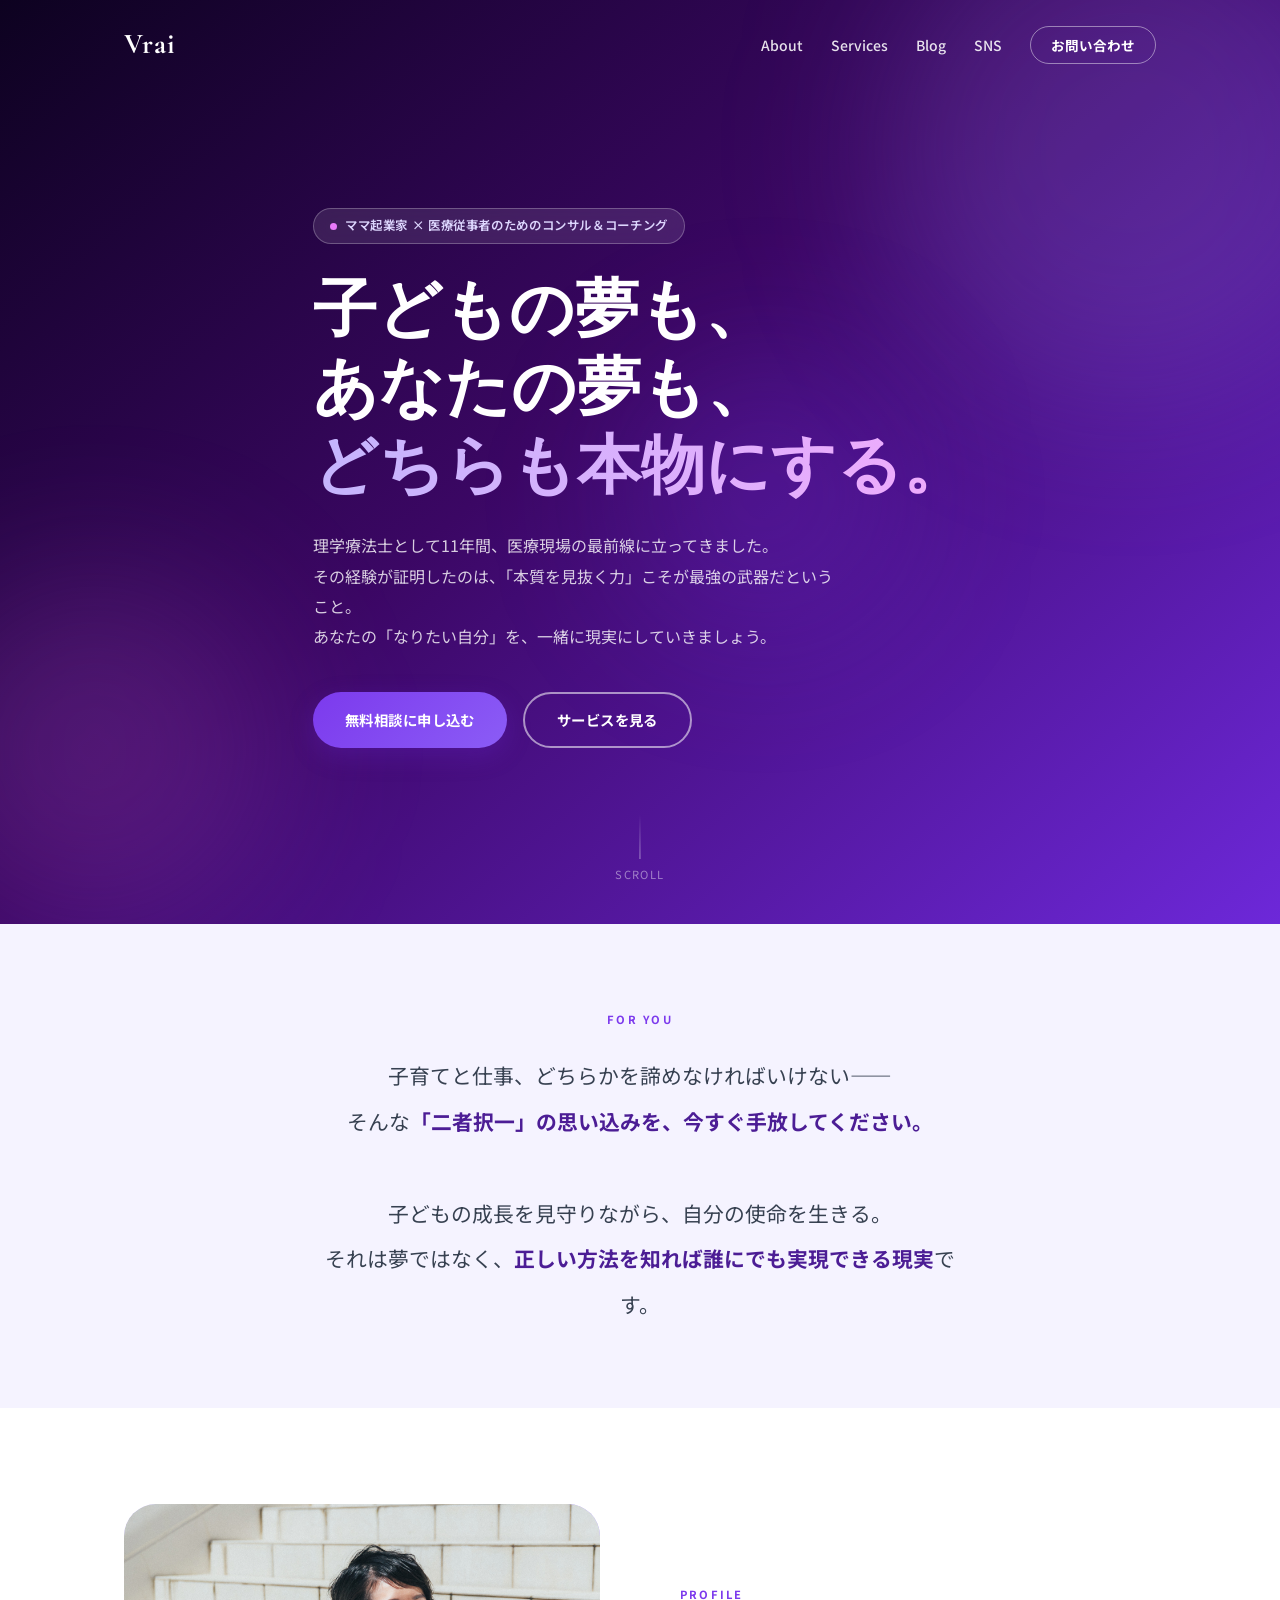
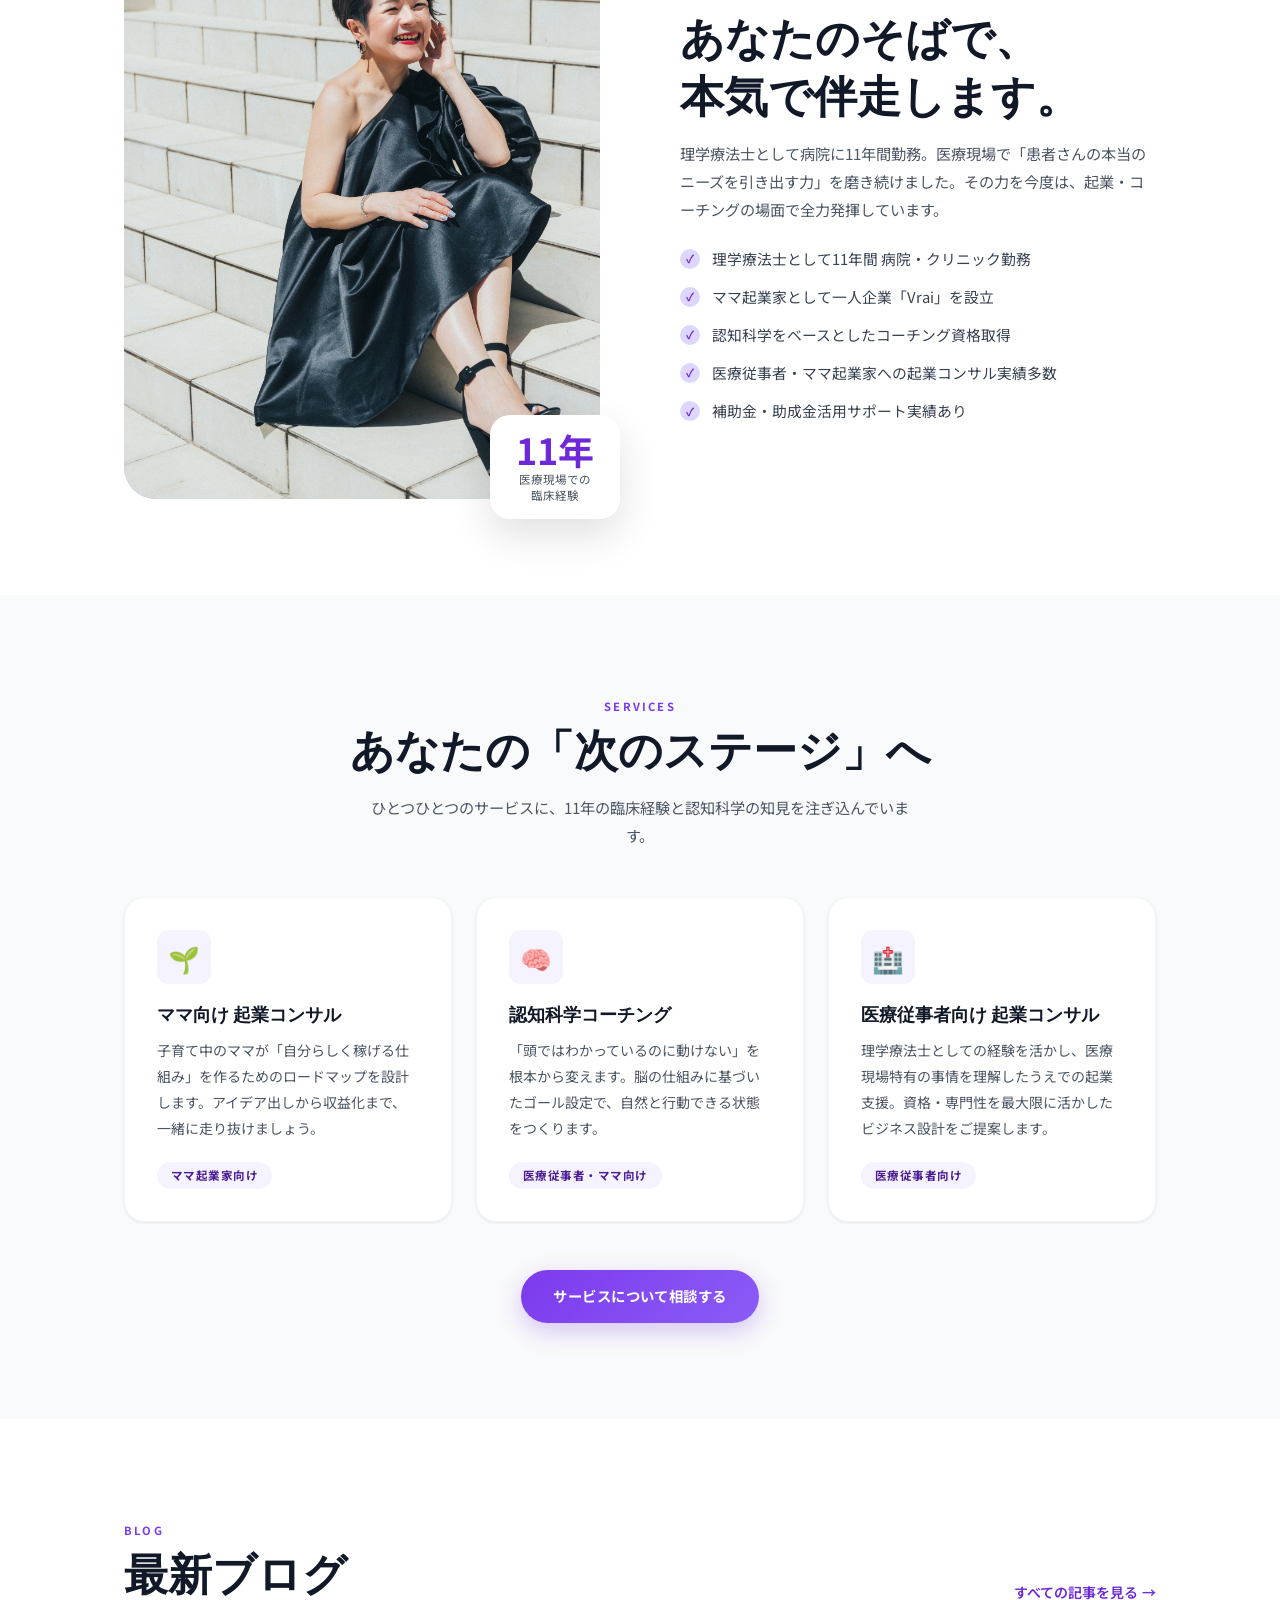
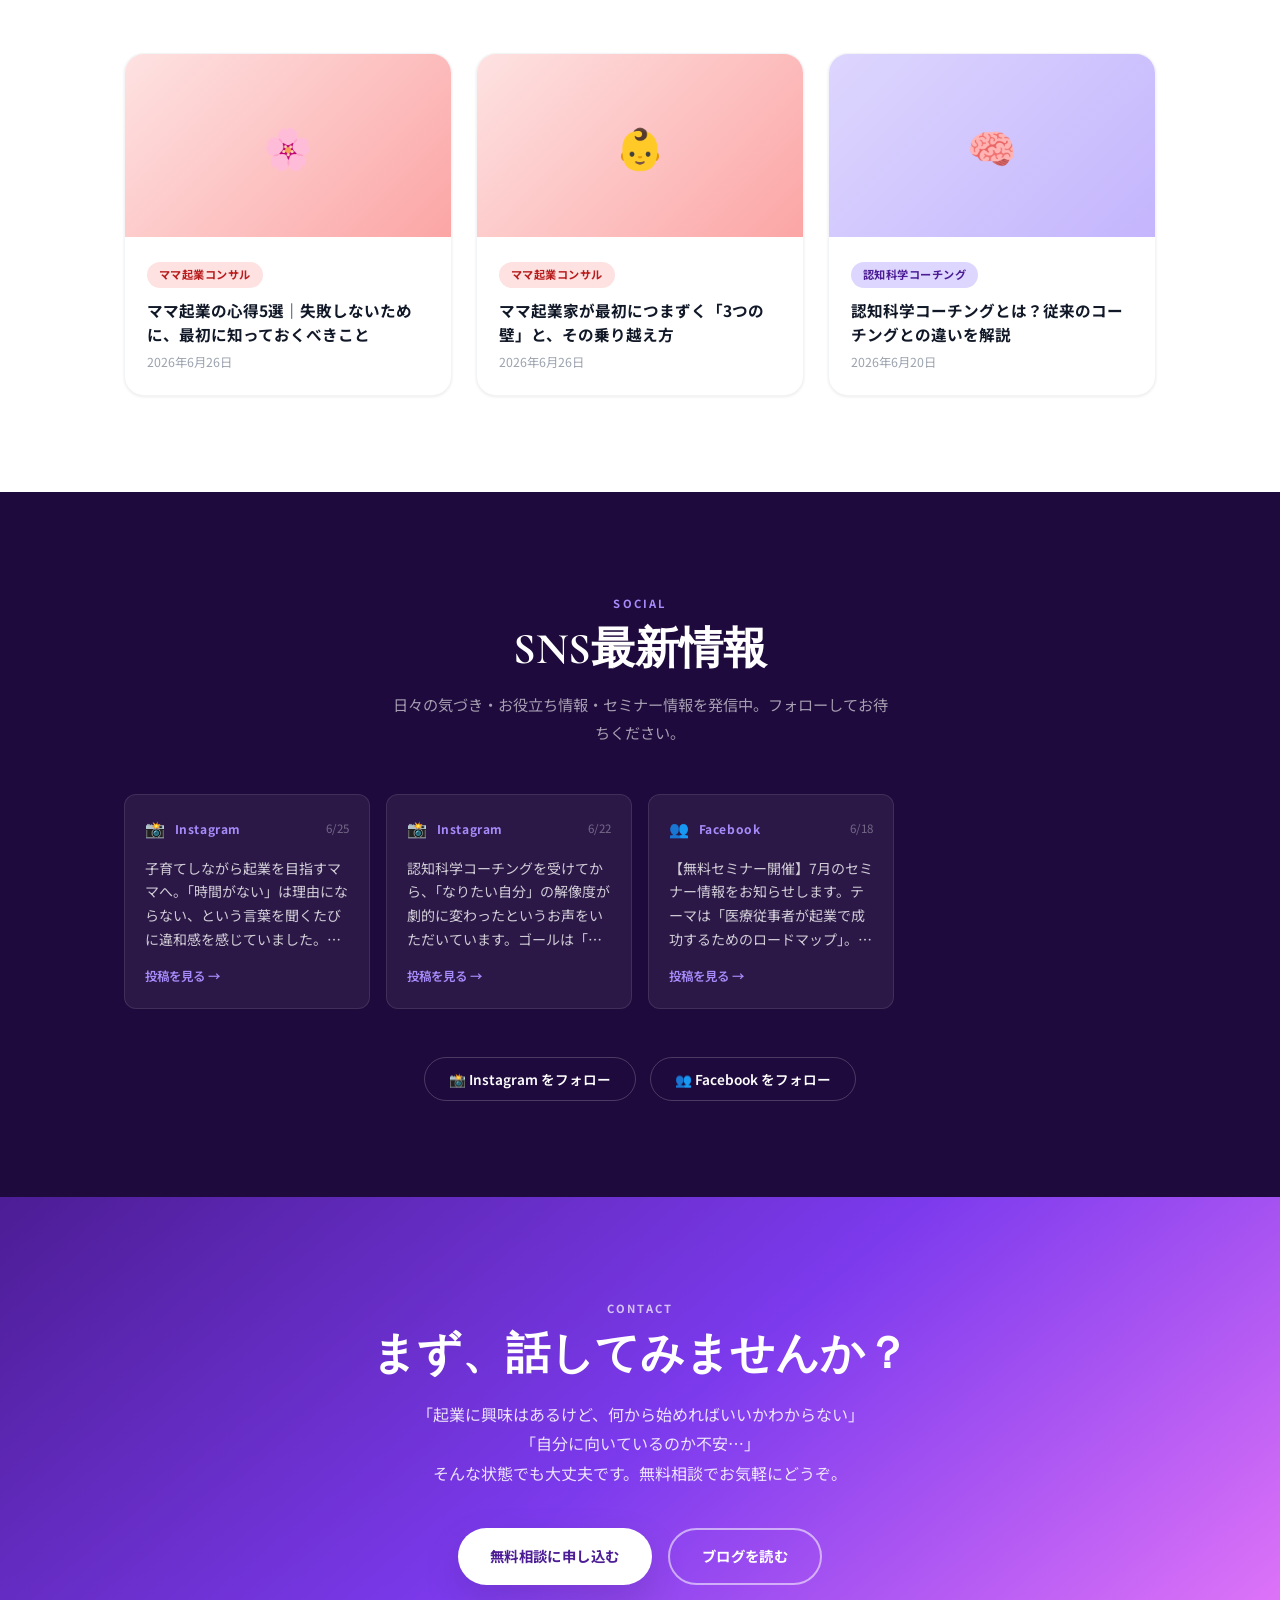
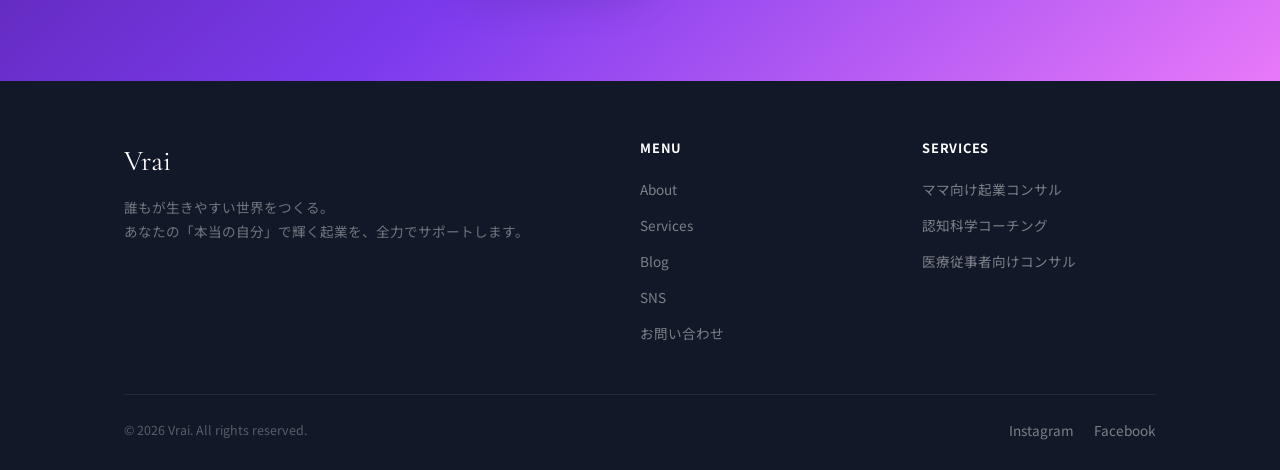
<file: index.html>
<!DOCTYPE html>
<html lang="ja">
<head>
  <meta charset="UTF-8" />
  <meta name="viewport" content="width=device-width, initial-scale=1.0" />
  <title>Vrai｜ママ起業家・医療従事者向けコンサル＆コーチング</title>
  <meta name="description" content="理学療法士として11年間医療現場で培った経験をもとに、ママ起業家・医療従事者の「本当の自分で輝く起業」を全力でサポートします。" />
  <meta property="og:title" content="Vrai｜ママ起業家・医療従事者向けコンサル＆コーチング" />
  <meta property="og:description" content="子どもの夢も、あなたの夢も、どちらも本物にする。" />
  <meta property="og:type" content="website" />
  <link rel="preconnect" href="https://fonts.googleapis.com" />
  <link rel="preconnect" href="https://fonts.gstatic.com" crossorigin />
  <link href="https://fonts.googleapis.com/css2?family=Cormorant+Garamond:wght@600;700&family=Noto+Sans+JP:wght@400;500;600;700&display=swap" rel="stylesheet" />
  <link rel="stylesheet" href="/assets/css/style.css" />
</head>
<body>

<!-- ===================== ナビゲーション ===================== -->
<nav class="nav" id="nav">
  <div class="container nav-inner">
    <a href="/" class="nav-logo">Vrai</a>
    <ul class="nav-links">
      <li><a href="/#about"    class="nav-link">About</a></li>
      <li><a href="/#services" class="nav-link">Services</a></li>
      <li><a href="/blog.html" class="nav-link">Blog</a></li>
      <li><a href="/#sns"      class="nav-link">SNS</a></li>
      <li><a href="/contact.html" class="nav-link nav-cta">お問い合わせ</a></li>
    </ul>
    <button class="nav-hamburger" aria-label="メニューを開く">
      <span></span><span></span><span></span>
    </button>
  </div>
</nav>

<!-- モバイルメニュー -->
<div class="nav-mobile" role="dialog" aria-modal="true">
  <button class="nav-mobile-close" aria-label="閉じる">×</button>
  <a href="/#about"    class="nav-mobile-link">About</a>
  <a href="/#services" class="nav-mobile-link">Services</a>
  <a href="/blog.html" class="nav-mobile-link">Blog</a>
  <a href="/#sns"      class="nav-mobile-link">SNS</a>
  <a href="/contact.html" class="nav-mobile-link">お問い合わせ</a>
</div>

<!-- ===================== ヒーロー ===================== -->
<section class="hero">
  <!-- 背景オーブ（CSS アニメーション） -->
  <div class="hero-orbs" aria-hidden="true">
    <div class="hero-orb hero-orb-1"></div>
    <div class="hero-orb hero-orb-2"></div>
    <div class="hero-orb hero-orb-3"></div>
  </div>

  <!--
    【動画を追加する場合】下記のコメントを外してください
    <video class="hero-media" autoplay muted loop playsinline>
      <source src="/assets/video/hero.mp4" type="video/mp4">
    </video>

    【GIFを追加する場合】
    <img class="hero-media" src="/assets/images/hero.gif" alt="">
  -->

  <div class="container">
    <div class="hero-content">
      <div class="hero-badge">
        <span class="hero-badge-dot"></span>
        ママ起業家 × 医療従事者のためのコンサル＆コーチング
      </div>

      <h1 class="hero-title">
        子どもの夢も、<br>
        あなたの夢も、<br>
        <span class="hero-title-accent">どちらも本物にする。</span>
      </h1>

      <p class="hero-text">
        理学療法士として11年間、医療現場の最前線に立ってきました。<br>
        その経験が証明したのは、「本質を見抜く力」こそが最強の武器だということ。<br>
        あなたの「なりたい自分」を、一緒に現実にしていきましょう。
      </p>

      <div class="hero-btns">
        <a href="/contact.html" class="btn btn-primary">無料相談に申し込む</a>
        <a href="/#services"    class="btn btn-outline-white">サービスを見る</a>
      </div>
    </div>
  </div>

  <div class="hero-scroll" aria-hidden="true">
    <div class="hero-scroll-line"></div>
    SCROLL
  </div>
</section>

<!-- ===================== メッセージ ===================== -->
<section class="message">
  <div class="container">
    <div class="fade-up">
      <span class="section-label">For You</span>
      <p class="message-body">
        子育てと仕事、どちらかを諦めなければいけない——<br>
        そんな<strong>「二者択一」の思い込みを、今すぐ手放してください。</strong><br><br>
        子どもの成長を見守りながら、自分の使命を生きる。<br>
        それは夢ではなく、<strong>正しい方法を知れば誰にでも実現できる現実</strong>です。
      </p>
    </div>
  </div>
</section>

<!-- ===================== プロフィール ===================== -->
<section class="profile" id="about">
  <div class="container">
    <div class="profile-inner">
      <!-- 画像エリア -->
      <div class="profile-image-wrap fade-up">
        <div class="profile-image">
          <img src="/assets/images/profile.jpg" alt="プロフィール写真">
        </div>
        <div class="profile-float">
          <div class="profile-float-number">11年</div>
          <div class="profile-float-label">医療現場での<br>臨床経験</div>
        </div>
      </div>

      <!-- テキストエリア -->
      <div class="fade-up">
        <span class="section-label">Profile</span>
        <h2 class="section-title">あなたのそばで、<br>本気で伴走します。</h2>
        <p class="section-sub">
          理学療法士として病院に11年間勤務。医療現場で「患者さんの本当のニーズを引き出す力」を磨き続けました。その力を今度は、起業・コーチングの場面で全力発揮しています。
        </p>
        <ul class="profile-items">
          <li class="profile-item">
            <span class="profile-check">✓</span>
            理学療法士として11年間 病院・クリニック勤務
          </li>
          <li class="profile-item">
            <span class="profile-check">✓</span>
            ママ起業家として一人企業「Vrai」を設立
          </li>
          <li class="profile-item">
            <span class="profile-check">✓</span>
            認知科学をベースとしたコーチング資格取得
          </li>
          <li class="profile-item">
            <span class="profile-check">✓</span>
            医療従事者・ママ起業家への起業コンサル実績多数
          </li>
          <li class="profile-item">
            <span class="profile-check">✓</span>
            補助金・助成金活用サポート実績あり
          </li>
        </ul>
      </div>
    </div>
  </div>
</section>

<!-- ===================== サービス ===================== -->
<section class="services" id="services">
  <div class="container">
    <div class="fade-up" style="text-align:center; max-width:600px; margin:0 auto 0;">
      <span class="section-label">Services</span>
      <h2 class="section-title">あなたの「次のステージ」へ</h2>
      <p class="section-sub" style="margin:0.75rem auto 0;">
        ひとつひとつのサービスに、11年の臨床経験と認知科学の知見を注ぎ込んでいます。
      </p>
    </div>

    <div class="services-grid" style="margin-top:3rem;">
      <div class="service-card fade-up">
        <div class="service-icon">🌱</div>
        <h3 class="service-name">ママ向け 起業コンサル</h3>
        <p class="service-desc">
          子育て中のママが「自分らしく稼げる仕組み」を作るためのロードマップを設計します。アイデア出しから収益化まで、一緒に走り抜けましょう。
        </p>
        <span class="service-tag">ママ起業家向け</span>
      </div>

      <div class="service-card fade-up">
        <div class="service-icon">🧠</div>
        <h3 class="service-name">認知科学コーチング</h3>
        <p class="service-desc">
          「頭ではわかっているのに動けない」を根本から変えます。脳の仕組みに基づいたゴール設定で、自然と行動できる状態をつくります。
        </p>
        <span class="service-tag">医療従事者・ママ向け</span>
      </div>

      <div class="service-card fade-up">
        <div class="service-icon">🏥</div>
        <h3 class="service-name">医療従事者向け 起業コンサル</h3>
        <p class="service-desc">
          理学療法士としての経験を活かし、医療現場特有の事情を理解したうえでの起業支援。資格・専門性を最大限に活かしたビジネス設計をご提案します。
        </p>
        <span class="service-tag">医療従事者向け</span>
      </div>
    </div>

    <div style="text-align:center; margin-top:3rem;" class="fade-up">
      <a href="/contact.html" class="btn btn-primary">サービスについて相談する</a>
    </div>
  </div>
</section>

<!-- ===================== ブログプレビュー ===================== -->
<section class="blog-preview" id="blog">
  <div class="container">
    <div class="blog-preview-header fade-up">
      <div>
        <span class="section-label">Blog</span>
        <h2 class="section-title">最新ブログ</h2>
      </div>
      <a href="/blog.html" class="link-more">すべての記事を見る</a>
    </div>

    <!-- blog-data.js が動的に記事カードを挿入 -->
    <div class="blog-grid" id="home-blog-grid">
      <!-- JavaScript により記事が挿入されます -->
    </div>
  </div>
</section>

<!-- ===================== SNS ===================== -->
<section class="sns" id="sns">
  <div class="container">
    <div class="fade-up" style="text-align:center;">
      <span class="section-label">Social</span>
      <h2 class="section-title">SNS最新情報</h2>
      <p class="section-sub" style="margin:0.75rem auto 0; max-width:500px;">
        日々の気づき・お役立ち情報・セミナー情報を発信中。フォローしてお待ちください。
      </p>
    </div>

    <!-- sns-data.js が動的にカードを挿入 -->
    <div class="sns-grid" id="sns-grid">
      <!-- JavaScript により投稿カードが挿入されます -->
    </div>

    <div class="sns-follow">
      <a href="https://www.instagram.com/maco_re.style/" class="sns-follow-btn" target="_blank" rel="noopener">
        📸 Instagram をフォロー
      </a>
      <a href="https://www.facebook.com/" class="sns-follow-btn" target="_blank" rel="noopener">
        👥 Facebook をフォロー
      </a>
    </div>
  </div>
</section>

<!-- ===================== CTA ===================== -->
<section class="cta">
  <div class="container">
    <div class="fade-up">
      <span class="section-label">Contact</span>
      <h2 class="section-title">まず、話してみませんか？</h2>
      <p class="cta-sub">
        「起業に興味はあるけど、何から始めればいいかわからない」<br>
        「自分に向いているのか不安…」<br>
        そんな状態でも大丈夫です。無料相談でお気軽にどうぞ。
      </p>
      <div class="cta-btns">
        <a href="/contact.html" class="btn btn-white">無料相談に申し込む</a>
        <a href="/blog.html"    class="btn btn-outline-white">ブログを読む</a>
      </div>
    </div>
  </div>
</section>

<!-- ===================== フッター ===================== -->
<footer class="footer">
  <div class="container">
    <div class="footer-inner">
      <div>
        <a href="/" class="footer-logo">Vrai</a>
        <p class="footer-tagline">
          誰もが生きやすい世界をつくる。<br>
          あなたの「本当の自分」で輝く起業を、全力でサポートします。
        </p>
      </div>

      <div>
        <p class="footer-col-title">Menu</p>
        <ul class="footer-links">
          <li><a href="/#about"    class="footer-link">About</a></li>
          <li><a href="/#services" class="footer-link">Services</a></li>
          <li><a href="/blog.html" class="footer-link">Blog</a></li>
          <li><a href="/#sns"      class="footer-link">SNS</a></li>
          <li><a href="/contact.html" class="footer-link">お問い合わせ</a></li>
        </ul>
      </div>

      <div>
        <p class="footer-col-title">Services</p>
        <ul class="footer-links">
          <li><a href="/#services" class="footer-link">ママ向け起業コンサル</a></li>
          <li><a href="/#services" class="footer-link">認知科学コーチング</a></li>
          <li><a href="/#services" class="footer-link">医療従事者向けコンサル</a></li>
        </ul>
      </div>
    </div>

    <div class="footer-bottom">
      <p class="footer-copy">© 2026 Vrai. All rights reserved.</p>
      <div style="display:flex; gap:1.25rem;">
        <a href="https://www.instagram.com/maco_re.style/" class="footer-link" target="_blank" rel="noopener">Instagram</a>
        <a href="https://www.facebook.com/"  class="footer-link" target="_blank" rel="noopener">Facebook</a>
      </div>
    </div>
  </div>
</footer>

<script src="/assets/js/blog-data.js"></script>
<script src="/assets/js/sns-data.js"></script>
<script src="/assets/js/main.js"></script>
</body>
</html>
</file>
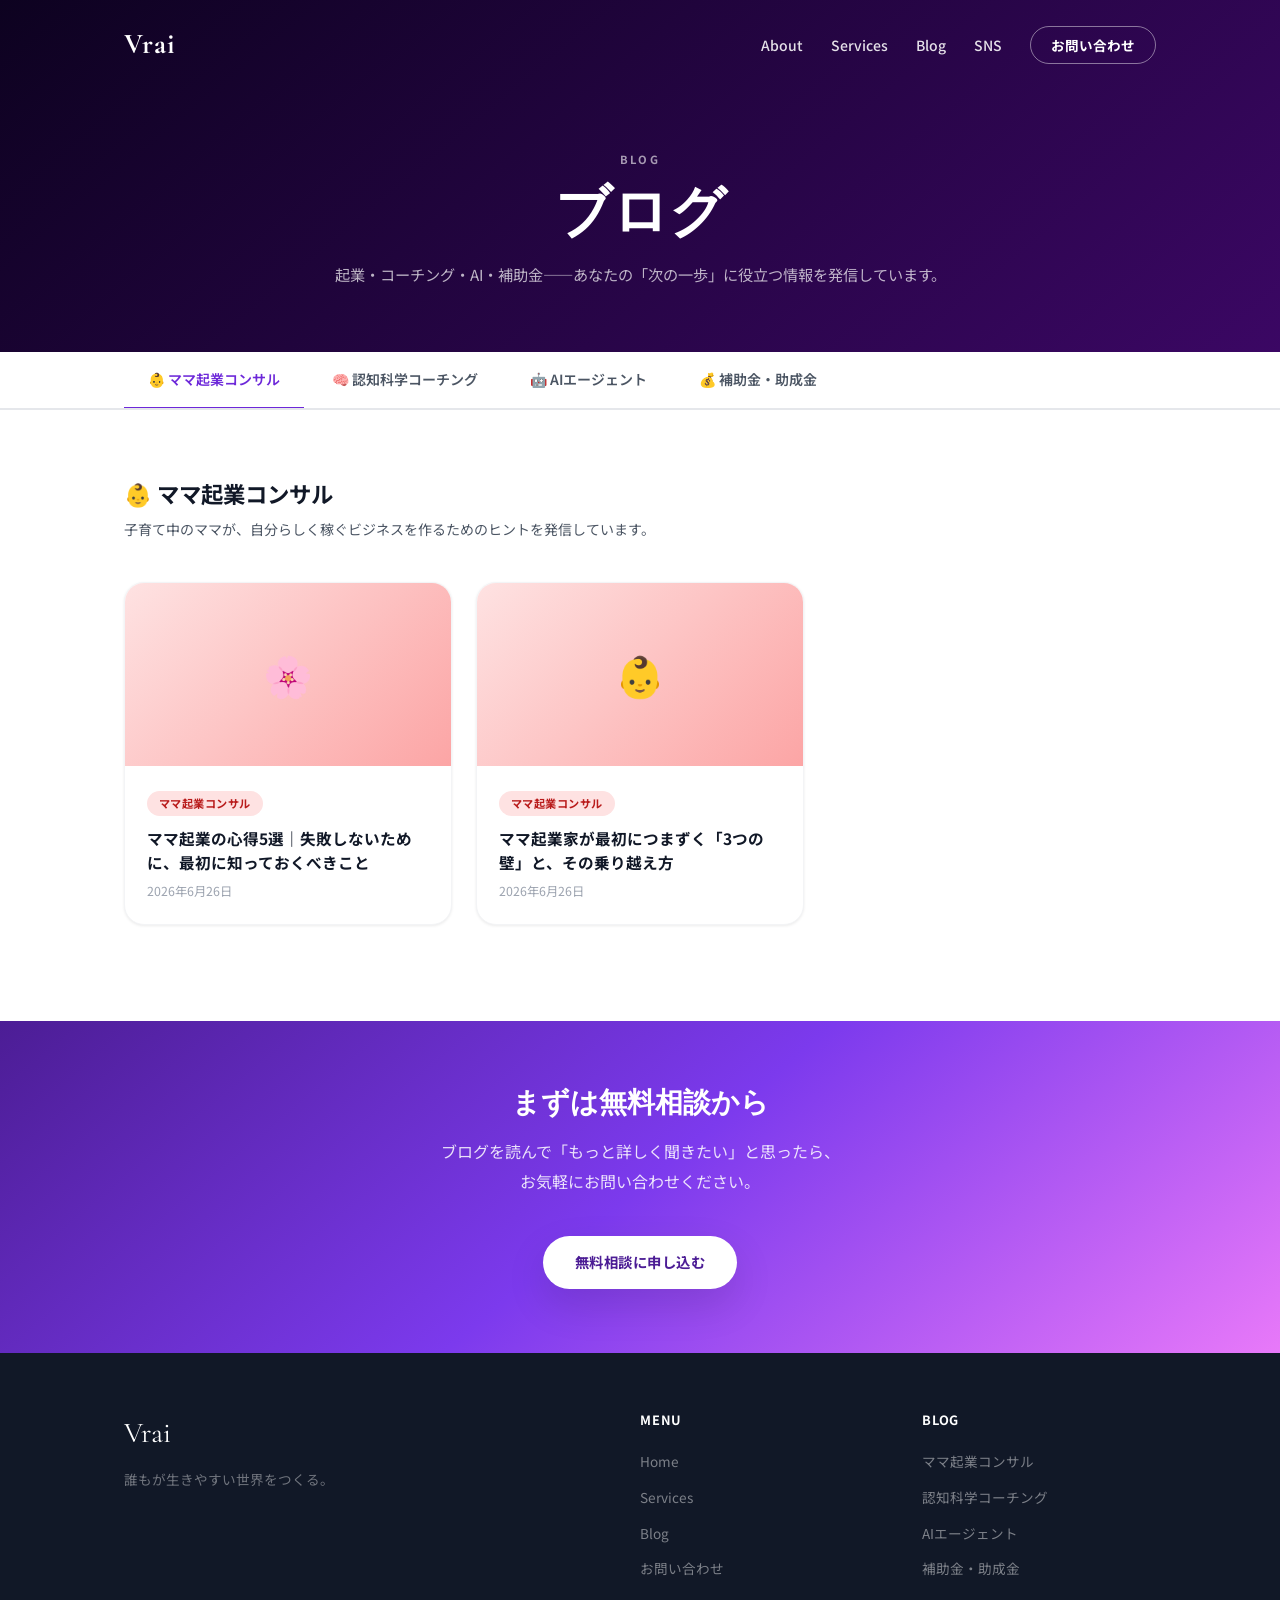
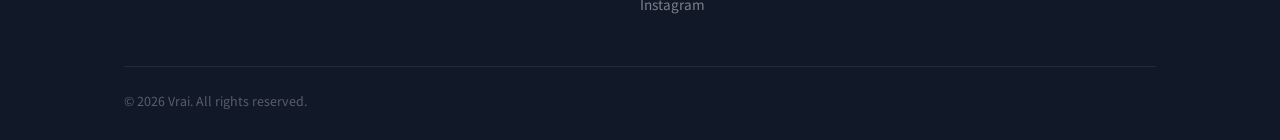
<file: blog.html>
<!DOCTYPE html>
<html lang="ja">
<head>
  <meta charset="UTF-8" />
  <meta name="viewport" content="width=device-width, initial-scale=1.0" />
  <title>ブログ｜Vrai</title>
  <meta name="description" content="ママ起業コンサル、認知科学コーチング、AIエージェント活用、補助金・助成金に関する情報を発信中。" />
  <link rel="preconnect" href="https://fonts.googleapis.com" />
  <link rel="preconnect" href="https://fonts.gstatic.com" crossorigin />
  <link href="https://fonts.googleapis.com/css2?family=Cormorant+Garamond:wght@600;700&family=Noto+Sans+JP:wght@400;500;600;700&display=swap" rel="stylesheet" />
  <link rel="stylesheet" href="/assets/css/style.css" />
</head>
<body>

<!-- ナビゲーション -->
<nav class="nav" id="nav">
  <div class="container nav-inner">
    <a href="/" class="nav-logo">Vrai</a>
    <ul class="nav-links">
      <li><a href="/#about"    class="nav-link">About</a></li>
      <li><a href="/#services" class="nav-link">Services</a></li>
      <li><a href="/blog.html" class="nav-link">Blog</a></li>
      <li><a href="/#sns"      class="nav-link">SNS</a></li>
      <li><a href="/contact.html" class="nav-link nav-cta">お問い合わせ</a></li>
    </ul>
    <button class="nav-hamburger" aria-label="メニューを開く">
      <span></span><span></span><span></span>
    </button>
  </div>
</nav>

<div class="nav-mobile" role="dialog" aria-modal="true">
  <button class="nav-mobile-close" aria-label="閉じる">×</button>
  <a href="/"          class="nav-mobile-link">Home</a>
  <a href="/#about"    class="nav-mobile-link">About</a>
  <a href="/#services" class="nav-mobile-link">Services</a>
  <a href="/blog.html" class="nav-mobile-link">Blog</a>
  <a href="/#sns"      class="nav-mobile-link">SNS</a>
  <a href="/contact.html" class="nav-mobile-link">お問い合わせ</a>
</div>

<!-- ページヒーロー -->
<div class="page-hero">
  <div class="container">
    <span class="section-label" style="color:rgba(255,255,255,0.6);">Blog</span>
    <h1 class="page-hero-title">ブログ</h1>
    <p class="page-hero-sub">
      起業・コーチング・AI・補助金——あなたの「次の一歩」に役立つ情報を発信しています。
    </p>
  </div>
</div>

<!-- タブナビゲーション -->
<div class="blog-tabs-wrap">
  <div class="container">
    <div class="blog-tabs" role="tablist">
      <button class="blog-tab active" data-tab="mama"     role="tab" aria-selected="true">👶 ママ起業コンサル</button>
      <button class="blog-tab"        data-tab="coaching" role="tab" aria-selected="false">🧠 認知科学コーチング</button>
      <button class="blog-tab"        data-tab="ai"       role="tab" aria-selected="false">🤖 AIエージェント</button>
      <button class="blog-tab"        data-tab="subsidy"  role="tab" aria-selected="false">💰 補助金・助成金</button>
    </div>
  </div>
</div>

<!-- ブログ記事一覧 -->
<div class="blog-section">
  <div class="container">

    <!-- ママ起業コンサル -->
    <div class="blog-panel active" id="panel-mama" role="tabpanel">
      <div class="blog-panel-title">👶 ママ起業コンサル</div>
      <p class="blog-panel-desc">
        子育て中のママが、自分らしく稼ぐビジネスを作るためのヒントを発信しています。
      </p>
      <div id="posts-mama">
        <!-- blog-data.js により動的に生成 -->
      </div>
    </div>

    <!-- 認知科学コーチング -->
    <div class="blog-panel" id="panel-coaching" role="tabpanel">
      <div class="blog-panel-title">🧠 認知科学コーチング</div>
      <p class="blog-panel-desc">
        脳の仕組みを使って「行動できる自分」をつくる方法を解説します。
      </p>
      <div id="posts-coaching">
        <!-- blog-data.js により動的に生成 -->
      </div>
    </div>

    <!-- AIエージェント -->
    <div class="blog-panel" id="panel-ai" role="tabpanel">
      <div class="blog-panel-title">🤖 AIエージェント</div>
      <p class="blog-panel-desc">
        一人起業家がAIを活用して生産性を劇的に高める方法を紹介します。
      </p>
      <div id="posts-ai">
        <!-- blog-data.js により動的に生成 -->
      </div>
    </div>

    <!-- 補助金・助成金 -->
    <div class="blog-panel" id="panel-subsidy" role="tabpanel">
      <div class="blog-panel-title">💰 補助金・助成金</div>
      <p class="blog-panel-desc">
        女性・ママ起業家が活用できる補助金・助成金の最新情報をまとめています。
      </p>
      <div id="posts-subsidy">
        <!-- blog-data.js により動的に生成 -->
      </div>
    </div>

  </div>
</div>

<!-- CTA -->
<section class="cta" style="padding:4rem 0;">
  <div class="container">
    <div style="text-align:center;">
      <h2 class="section-title" style="color:var(--white); font-size:1.75rem;">
        まずは無料相談から
      </h2>
      <p class="cta-sub">
        ブログを読んで「もっと詳しく聞きたい」と思ったら、<br>
        お気軽にお問い合わせください。
      </p>
      <a href="/contact.html" class="btn btn-white">無料相談に申し込む</a>
    </div>
  </div>
</section>

<!-- フッター -->
<footer class="footer">
  <div class="container">
    <div class="footer-inner">
      <div>
        <a href="/" class="footer-logo">Vrai</a>
        <p class="footer-tagline">誰もが生きやすい世界をつくる。</p>
      </div>
      <div>
        <p class="footer-col-title">Menu</p>
        <ul class="footer-links">
          <li><a href="/"          class="footer-link">Home</a></li>
          <li><a href="/#services" class="footer-link">Services</a></li>
          <li><a href="/blog.html" class="footer-link">Blog</a></li>
          <li><a href="/contact.html" class="footer-link">お問い合わせ</a></li>
          <li><a href="https://www.instagram.com/maco_re.style/" class="footer-link" target="_blank" rel="noopener">Instagram</a></li>
        </ul>
      </div>
      <div>
        <p class="footer-col-title">Blog</p>
        <ul class="footer-links">
          <li><a href="/blog.html#mama"     class="footer-link">ママ起業コンサル</a></li>
          <li><a href="/blog.html#coaching" class="footer-link">認知科学コーチング</a></li>
          <li><a href="/blog.html#ai"       class="footer-link">AIエージェント</a></li>
          <li><a href="/blog.html#subsidy"  class="footer-link">補助金・助成金</a></li>
        </ul>
      </div>
    </div>
    <div class="footer-bottom">
      <p class="footer-copy">© 2026 Vrai. All rights reserved.</p>
    </div>
  </div>
</footer>

<script src="/assets/js/blog-data.js"></script>
<script src="/assets/js/main.js"></script>
</body>
</html>
</file>
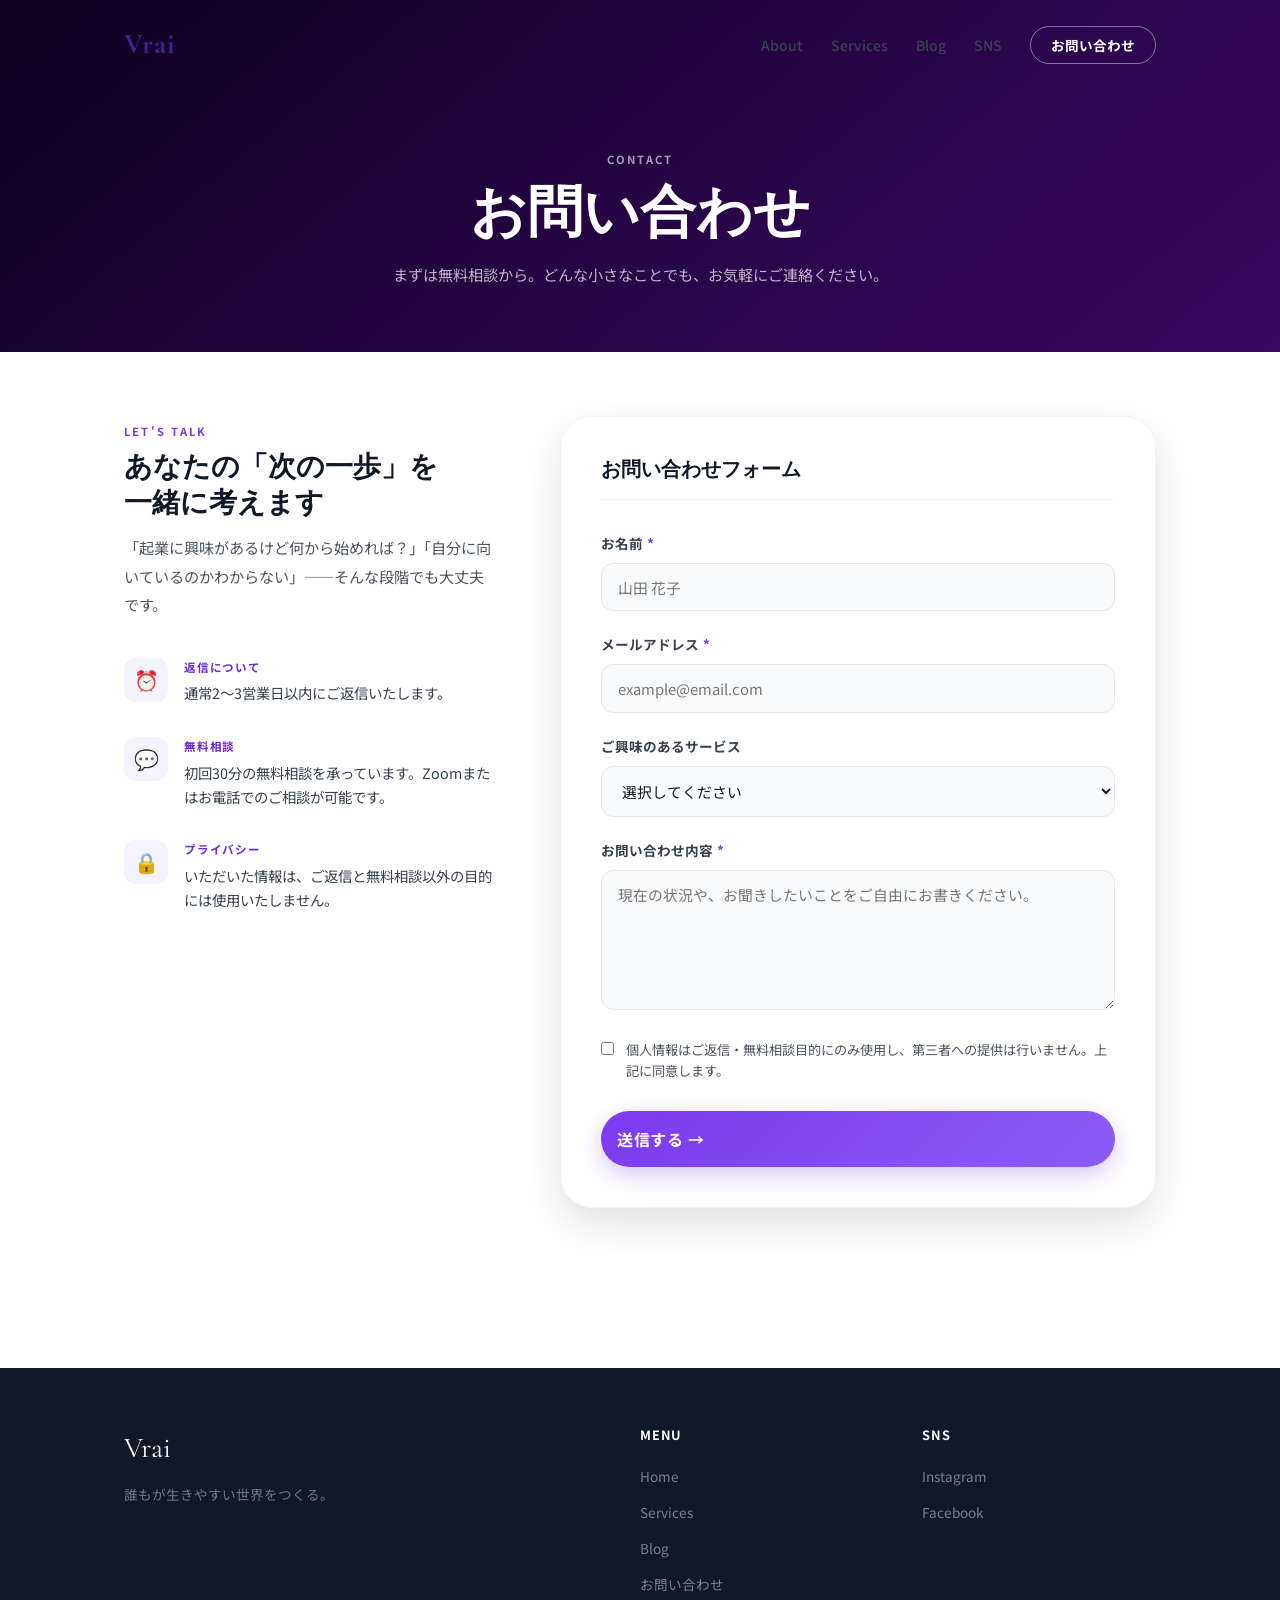
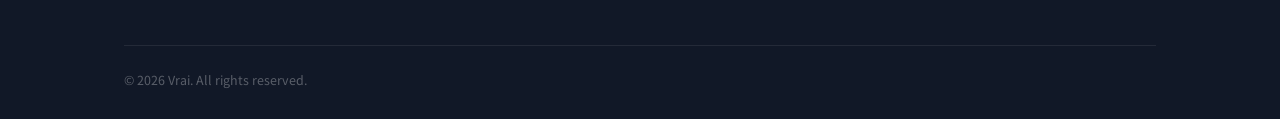
<file: contact.html>
<!DOCTYPE html>
<html lang="ja">
<head>
  <meta charset="UTF-8" />
  <meta name="viewport" content="width=device-width, initial-scale=1.0" />
  <title>お問い合わせ｜Vrai</title>
  <meta name="description" content="無料相談・お問い合わせはこちらから。ママ起業家・医療従事者向けコンサル＆コーチング。" />
  <link rel="preconnect" href="https://fonts.googleapis.com" />
  <link rel="preconnect" href="https://fonts.gstatic.com" crossorigin />
  <link href="https://fonts.googleapis.com/css2?family=Cormorant+Garamond:wght@600;700&family=Noto+Sans+JP:wght@400;500;600;700&display=swap" rel="stylesheet" />
  <link rel="stylesheet" href="/assets/css/style.css" />
</head>
<body>

<!-- ナビゲーション -->
<nav class="nav scrolled" id="nav">
  <div class="container nav-inner">
    <a href="/" class="nav-logo" style="color:var(--purple-700);">Vrai</a>
    <ul class="nav-links">
      <li><a href="/#about"    class="nav-link" style="color:var(--gray-700);">About</a></li>
      <li><a href="/#services" class="nav-link" style="color:var(--gray-700);">Services</a></li>
      <li><a href="/blog.html" class="nav-link" style="color:var(--gray-700);">Blog</a></li>
      <li><a href="/#sns"      class="nav-link" style="color:var(--gray-700);">SNS</a></li>
      <li><a href="/contact.html" class="nav-link nav-cta">お問い合わせ</a></li>
    </ul>
    <button class="nav-hamburger" aria-label="メニューを開く">
      <span style="background:var(--purple-700);"></span>
      <span style="background:var(--purple-700);"></span>
      <span style="background:var(--purple-700);"></span>
    </button>
  </div>
</nav>

<div class="nav-mobile" role="dialog" aria-modal="true">
  <button class="nav-mobile-close" aria-label="閉じる">×</button>
  <a href="/"          class="nav-mobile-link">Home</a>
  <a href="/#about"    class="nav-mobile-link">About</a>
  <a href="/#services" class="nav-mobile-link">Services</a>
  <a href="/blog.html" class="nav-mobile-link">Blog</a>
  <a href="/#sns"      class="nav-mobile-link">SNS</a>
  <a href="/contact.html" class="nav-mobile-link">お問い合わせ</a>
</div>

<!-- ページヒーロー -->
<div class="page-hero">
  <div class="container">
    <span class="section-label" style="color:rgba(255,255,255,0.6);">Contact</span>
    <h1 class="page-hero-title">お問い合わせ</h1>
    <p class="page-hero-sub">
      まずは無料相談から。どんな小さなことでも、お気軽にご連絡ください。
    </p>
  </div>
</div>

<!-- お問い合わせフォーム -->
<section class="contact-section" style="padding-top:4rem;">
  <div class="container">
    <div class="contact-inner">

      <!-- 左: インフォメーション -->
      <div class="fade-up">
        <span class="section-label">Let's Talk</span>
        <h2 class="section-title" style="font-size:1.75rem;">
          あなたの「次の一歩」を<br>一緒に考えます
        </h2>
        <p class="section-sub" style="margin-top:0.75rem; margin-bottom:2.5rem;">
          「起業に興味があるけど何から始めれば？」「自分に向いているのかわからない」——そんな段階でも大丈夫です。
        </p>

        <div class="contact-info-item">
          <div class="contact-info-icon">⏰</div>
          <div>
            <p class="contact-info-label">返信について</p>
            <p class="contact-info-value">通常2〜3営業日以内にご返信いたします。</p>
          </div>
        </div>

        <div class="contact-info-item">
          <div class="contact-info-icon">💬</div>
          <div>
            <p class="contact-info-label">無料相談</p>
            <p class="contact-info-value">初回30分の無料相談を承っています。Zoomまたはお電話でのご相談が可能です。</p>
          </div>
        </div>

        <div class="contact-info-item">
          <div class="contact-info-icon">🔒</div>
          <div>
            <p class="contact-info-label">プライバシー</p>
            <p class="contact-info-value">いただいた情報は、ご返信と無料相談以外の目的には使用いたしません。</p>
          </div>
        </div>
      </div>

      <!-- 右: フォーム -->
      <div class="fade-up">
        <div class="contact-card">
          <h3 class="contact-card-title">お問い合わせフォーム</h3>

          <!-- formsubmit.co: 登録不要。初回送信時に届く確認メールを承認するだけで有効になります -->
          <form
            class="contact-form"
            action="https://formsubmit.co/sakamako.03@gmail.com"
            method="POST"
          >
            <!-- formsubmit.co の設定 -->
            <input type="hidden" name="_subject" value="【Vrai HP】お問い合わせが届きました">
            <input type="hidden" name="_next" value="/contact.html?sent=1">
            <input type="hidden" name="_captcha" value="false">
            <input type="text" name="_honey" style="display:none">
            <div class="form-group">
              <label class="form-label" for="name">
                お名前<span class="required">*</span>
              </label>
              <input
                class="form-input"
                type="text"
                id="name"
                name="name"
                placeholder="山田 花子"
                required
              />
            </div>

            <div class="form-group">
              <label class="form-label" for="email">
                メールアドレス<span class="required">*</span>
              </label>
              <input
                class="form-input"
                type="email"
                id="email"
                name="email"
                placeholder="example@email.com"
                required
              />
            </div>

            <div class="form-group">
              <label class="form-label" for="service">
                ご興味のあるサービス
              </label>
              <select class="form-select" id="service" name="service">
                <option value="">選択してください</option>
                <option value="mama">ママ向け 起業コンサル</option>
                <option value="coaching">認知科学コーチング</option>
                <option value="medical">医療従事者向け 起業コンサル</option>
                <option value="other">その他・わからない</option>
              </select>
            </div>

            <div class="form-group">
              <label class="form-label" for="message">
                お問い合わせ内容<span class="required">*</span>
              </label>
              <textarea
                class="form-textarea"
                id="message"
                name="message"
                placeholder="現在の状況や、お聞きしたいことをご自由にお書きください。"
                required
              ></textarea>
            </div>

            <div class="form-group" style="display:flex; align-items:flex-start; gap:0.75rem;">
              <input type="checkbox" id="privacy" name="privacy" required
                style="margin-top:0.2rem; accent-color:var(--purple-600); flex-shrink:0;" />
              <label for="privacy" style="font-size:0.825rem; color:var(--gray-600); line-height:1.6;">
                個人情報はご返信・無料相談目的にのみ使用し、第三者への提供は行いません。上記に同意します。
              </label>
            </div>

            <button type="submit" class="btn btn-primary form-submit">
              送信する →
            </button>
          </form>
        </div>
      </div>

    </div>
  </div>
</section>

<!-- フッター -->
<footer class="footer" style="margin-top:4rem;">
  <div class="container">
    <div class="footer-inner">
      <div>
        <a href="/" class="footer-logo">Vrai</a>
        <p class="footer-tagline">誰もが生きやすい世界をつくる。</p>
      </div>
      <div>
        <p class="footer-col-title">Menu</p>
        <ul class="footer-links">
          <li><a href="/"          class="footer-link">Home</a></li>
          <li><a href="/#services" class="footer-link">Services</a></li>
          <li><a href="/blog.html" class="footer-link">Blog</a></li>
          <li><a href="/contact.html" class="footer-link">お問い合わせ</a></li>
        </ul>
      </div>
      <div>
        <p class="footer-col-title">SNS</p>
        <ul class="footer-links">
          <li><a href="https://www.instagram.com/maco_re.style/" class="footer-link" target="_blank" rel="noopener">Instagram</a></li>
          <li><a href="https://www.facebook.com/"  class="footer-link" target="_blank" rel="noopener">Facebook</a></li>
        </ul>
      </div>
    </div>
    <div class="footer-bottom">
      <p class="footer-copy">© 2026 Vrai. All rights reserved.</p>
    </div>
  </div>
</footer>

<script src="/assets/js/main.js"></script>
</body>
</html>
</file>
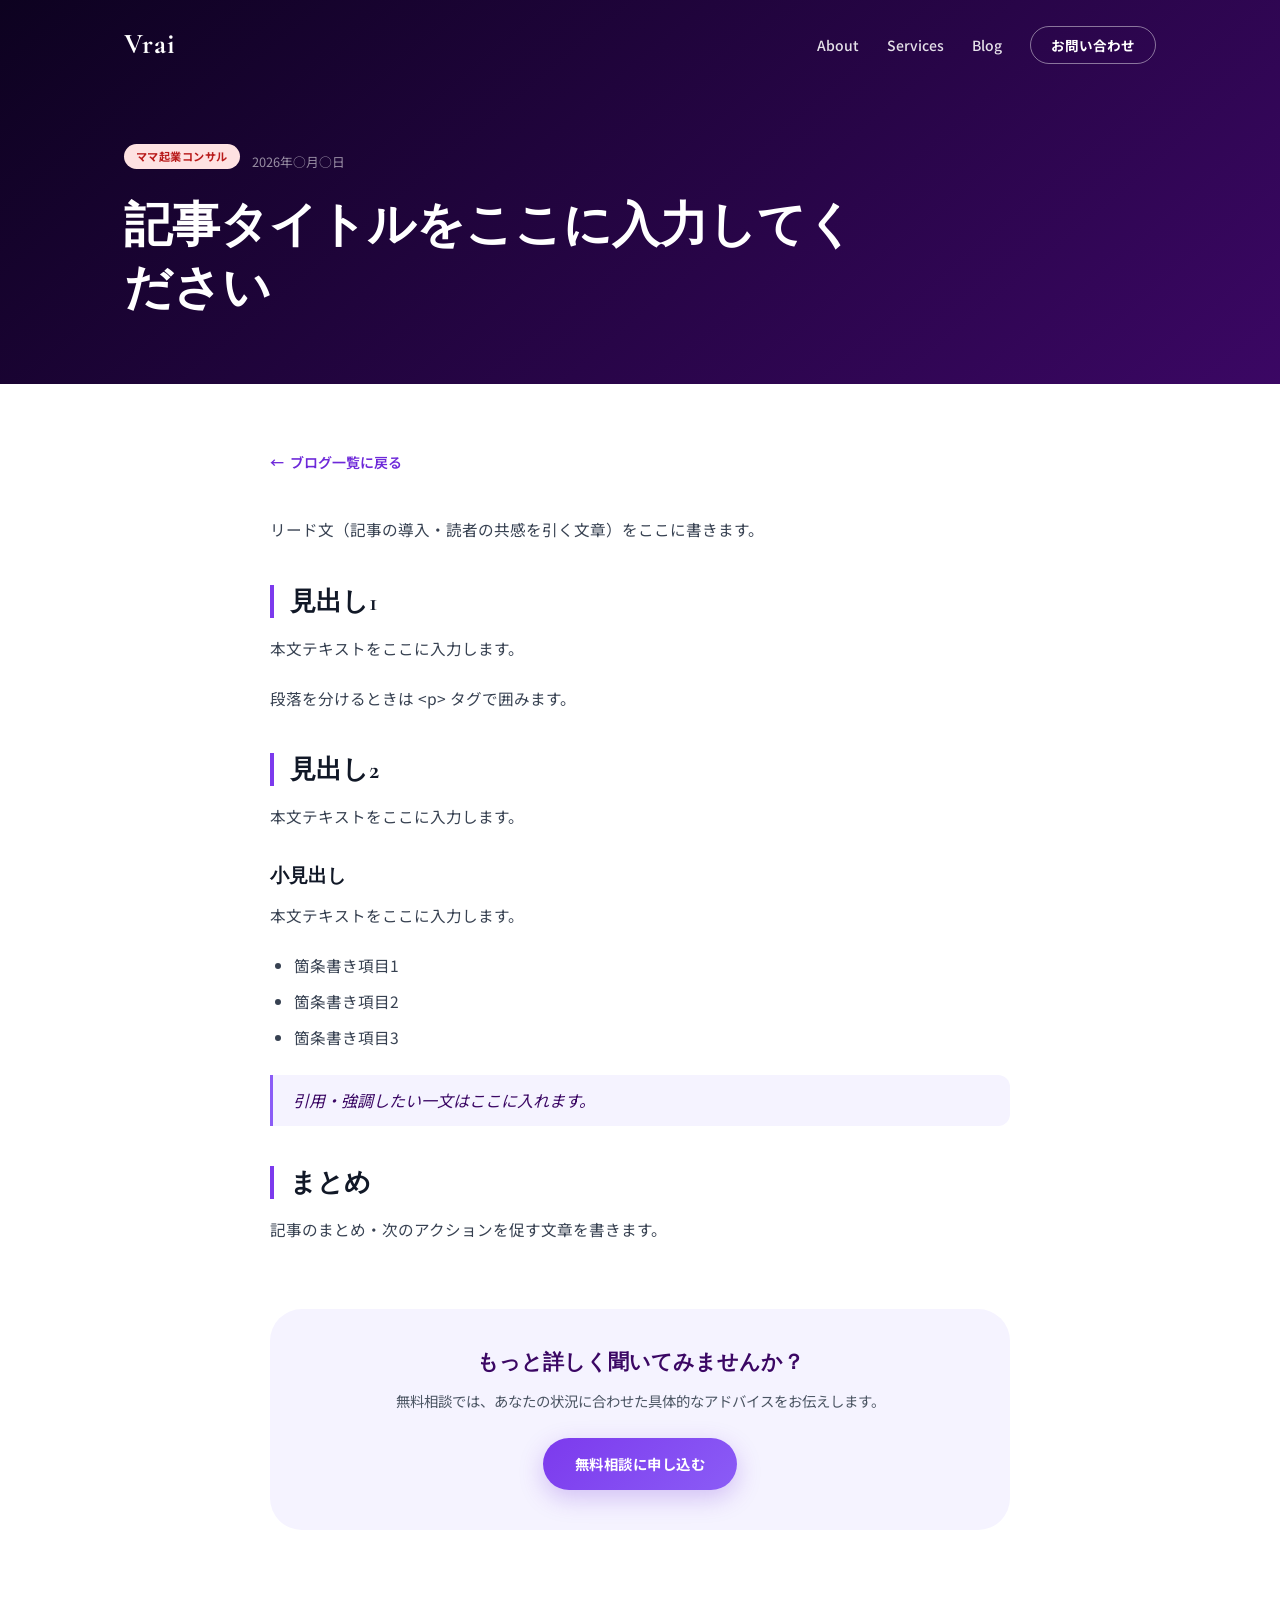
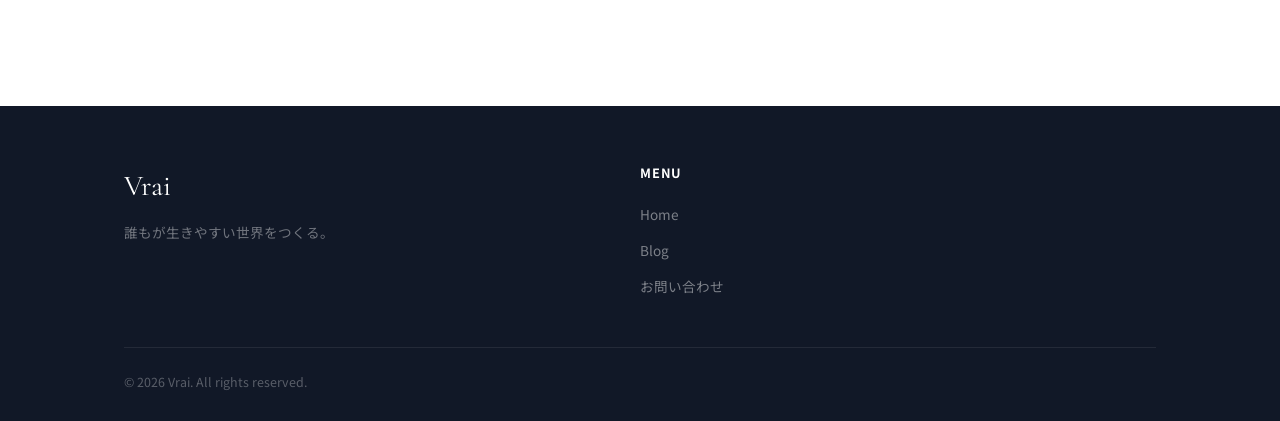
<file: blog/posts/_template.html>
<!DOCTYPE html>
<html lang="ja">
<head>
  <meta charset="UTF-8" />
  <meta name="viewport" content="width=device-width, initial-scale=1.0" />
  <!-- ▼▼▼ タイトルを変更してください ▼▼▼ -->
  <title>【記事タイトル】｜Vrai</title>
  <meta name="description" content="【記事の説明文（120文字程度）】" />
  <!-- ▲▲▲ -->
  <link rel="preconnect" href="https://fonts.googleapis.com" />
  <link rel="preconnect" href="https://fonts.gstatic.com" crossorigin />
  <link href="https://fonts.googleapis.com/css2?family=Cormorant+Garamond:wght@600;700&family=Noto+Sans+JP:wght@400;500;600;700&display=swap" rel="stylesheet" />
  <link rel="stylesheet" href="/assets/css/style.css" />
</head>
<body>

<!-- ナビゲーション -->
<nav class="nav" id="nav">
  <div class="container nav-inner">
    <a href="/" class="nav-logo">Vrai</a>
    <ul class="nav-links">
      <li><a href="/#about"    class="nav-link">About</a></li>
      <li><a href="/#services" class="nav-link">Services</a></li>
      <li><a href="/blog.html" class="nav-link">Blog</a></li>
      <li><a href="/contact.html" class="nav-link nav-cta">お問い合わせ</a></li>
    </ul>
    <button class="nav-hamburger" aria-label="メニューを開く">
      <span></span><span></span><span></span>
    </button>
  </div>
</nav>

<div class="nav-mobile" role="dialog" aria-modal="true">
  <button class="nav-mobile-close" aria-label="閉じる">×</button>
  <a href="/"          class="nav-mobile-link">Home</a>
  <a href="/blog.html" class="nav-mobile-link">Blog</a>
  <a href="/contact.html" class="nav-mobile-link">お問い合わせ</a>
</div>

<!-- 記事ヒーロー -->
<div class="post-hero">
  <div class="container">
    <div class="post-meta">
      <!-- カテゴリバッジ（使用するものだけ残してください） -->
      <span class="blog-cat cat-mama">ママ起業コンサル</span>
      <!-- <span class="blog-cat cat-coach">認知科学コーチング</span> -->
      <!-- <span class="blog-cat cat-ai">AIエージェント</span> -->
      <!-- <span class="blog-cat cat-subsidy">補助金・助成金</span> -->
      <span class="post-date">2026年○月○日</span>  <!-- ▼ 日付を変更 -->
    </div>
    <!-- ▼▼▼ 記事タイトルを変更してください ▼▼▼ -->
    <h1 class="post-hero-title">記事タイトルをここに入力してください</h1>
    <!-- ▲▲▲ -->
  </div>
</div>

<!-- 記事本文 -->
<div class="post-body">
  <div class="container">
    <div class="post-content">

      <a href="/blog.html" class="post-back">ブログ一覧に戻る</a>

      <!-- ▼▼▼ ここから本文を書いてください ▼▼▼ -->

      <p>リード文（記事の導入・読者の共感を引く文章）をここに書きます。</p>

      <h2>見出し1</h2>
      <p>本文テキストをここに入力します。</p>
      <p>段落を分けるときは &lt;p&gt; タグで囲みます。</p>

      <h2>見出し2</h2>
      <p>本文テキストをここに入力します。</p>

      <h3>小見出し</h3>
      <p>本文テキストをここに入力します。</p>

      <ul>
        <li>箇条書き項目1</li>
        <li>箇条書き項目2</li>
        <li>箇条書き項目3</li>
      </ul>

      <blockquote>
        引用・強調したい一文はここに入れます。
      </blockquote>

      <h2>まとめ</h2>
      <p>記事のまとめ・次のアクションを促す文章を書きます。</p>

      <!-- ▲▲▲ 本文ここまで ▲▲▲ -->

    </div>

    <!-- CTA -->
    <div style="max-width:740px; margin:4rem auto 0; background:var(--purple-50); border-radius:var(--radius-xl); padding:2.5rem; text-align:center;">
      <h3 style="font-size:1.3rem; color:var(--purple-800); margin-bottom:0.75rem;">
        もっと詳しく聞いてみませんか？
      </h3>
      <p style="font-size:0.9rem; color:var(--gray-600); margin-bottom:1.5rem; line-height:1.8;">
        無料相談では、あなたの状況に合わせた具体的なアドバイスをお伝えします。
      </p>
      <a href="/contact.html" class="btn btn-primary">無料相談に申し込む</a>
    </div>
  </div>
</div>

<!-- フッター -->
<footer class="footer" style="margin-top:5rem;">
  <div class="container">
    <div class="footer-inner">
      <div>
        <a href="/" class="footer-logo">Vrai</a>
        <p class="footer-tagline">誰もが生きやすい世界をつくる。</p>
      </div>
      <div>
        <p class="footer-col-title">Menu</p>
        <ul class="footer-links">
          <li><a href="/"          class="footer-link">Home</a></li>
          <li><a href="/blog.html" class="footer-link">Blog</a></li>
          <li><a href="/contact.html" class="footer-link">お問い合わせ</a></li>
        </ul>
      </div>
    </div>
    <div class="footer-bottom">
      <p class="footer-copy">© 2026 Vrai. All rights reserved.</p>
    </div>
  </div>
</footer>

<script src="/assets/js/main.js"></script>
</body>
</html>
</file>
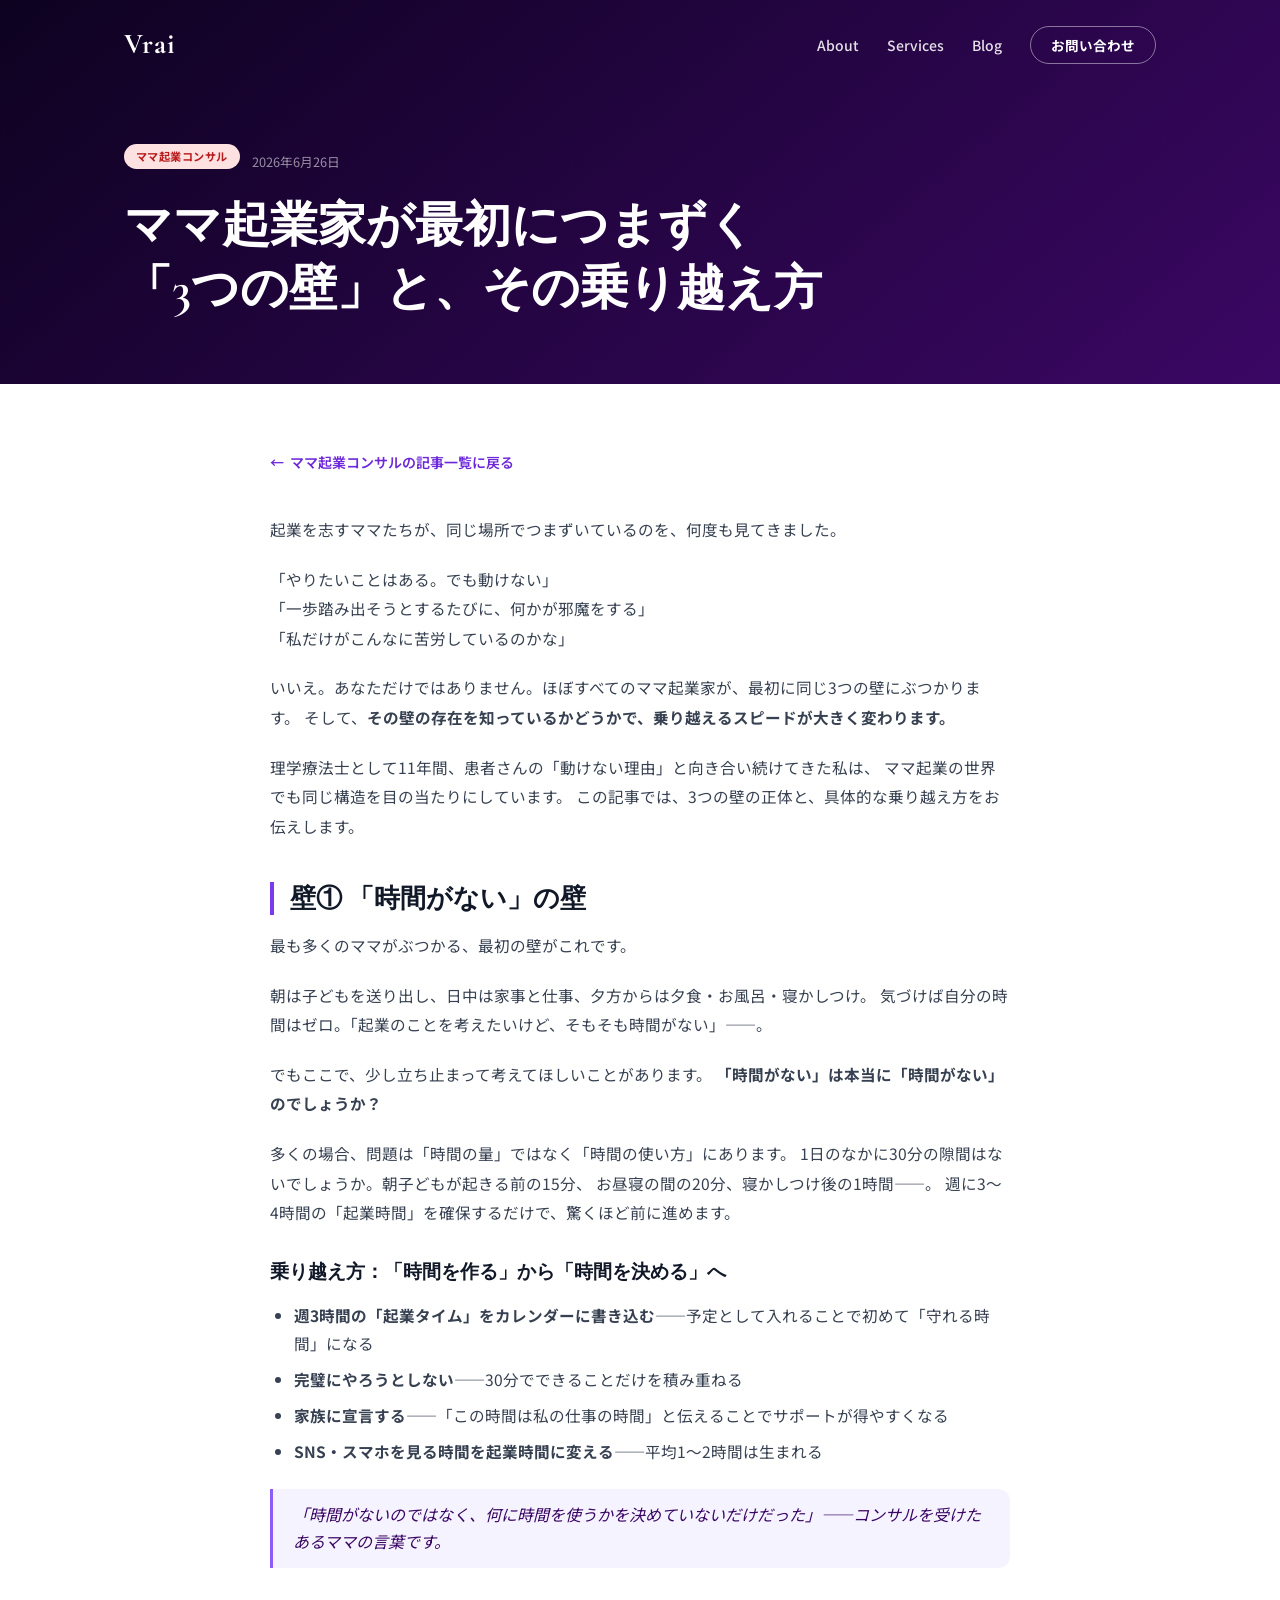
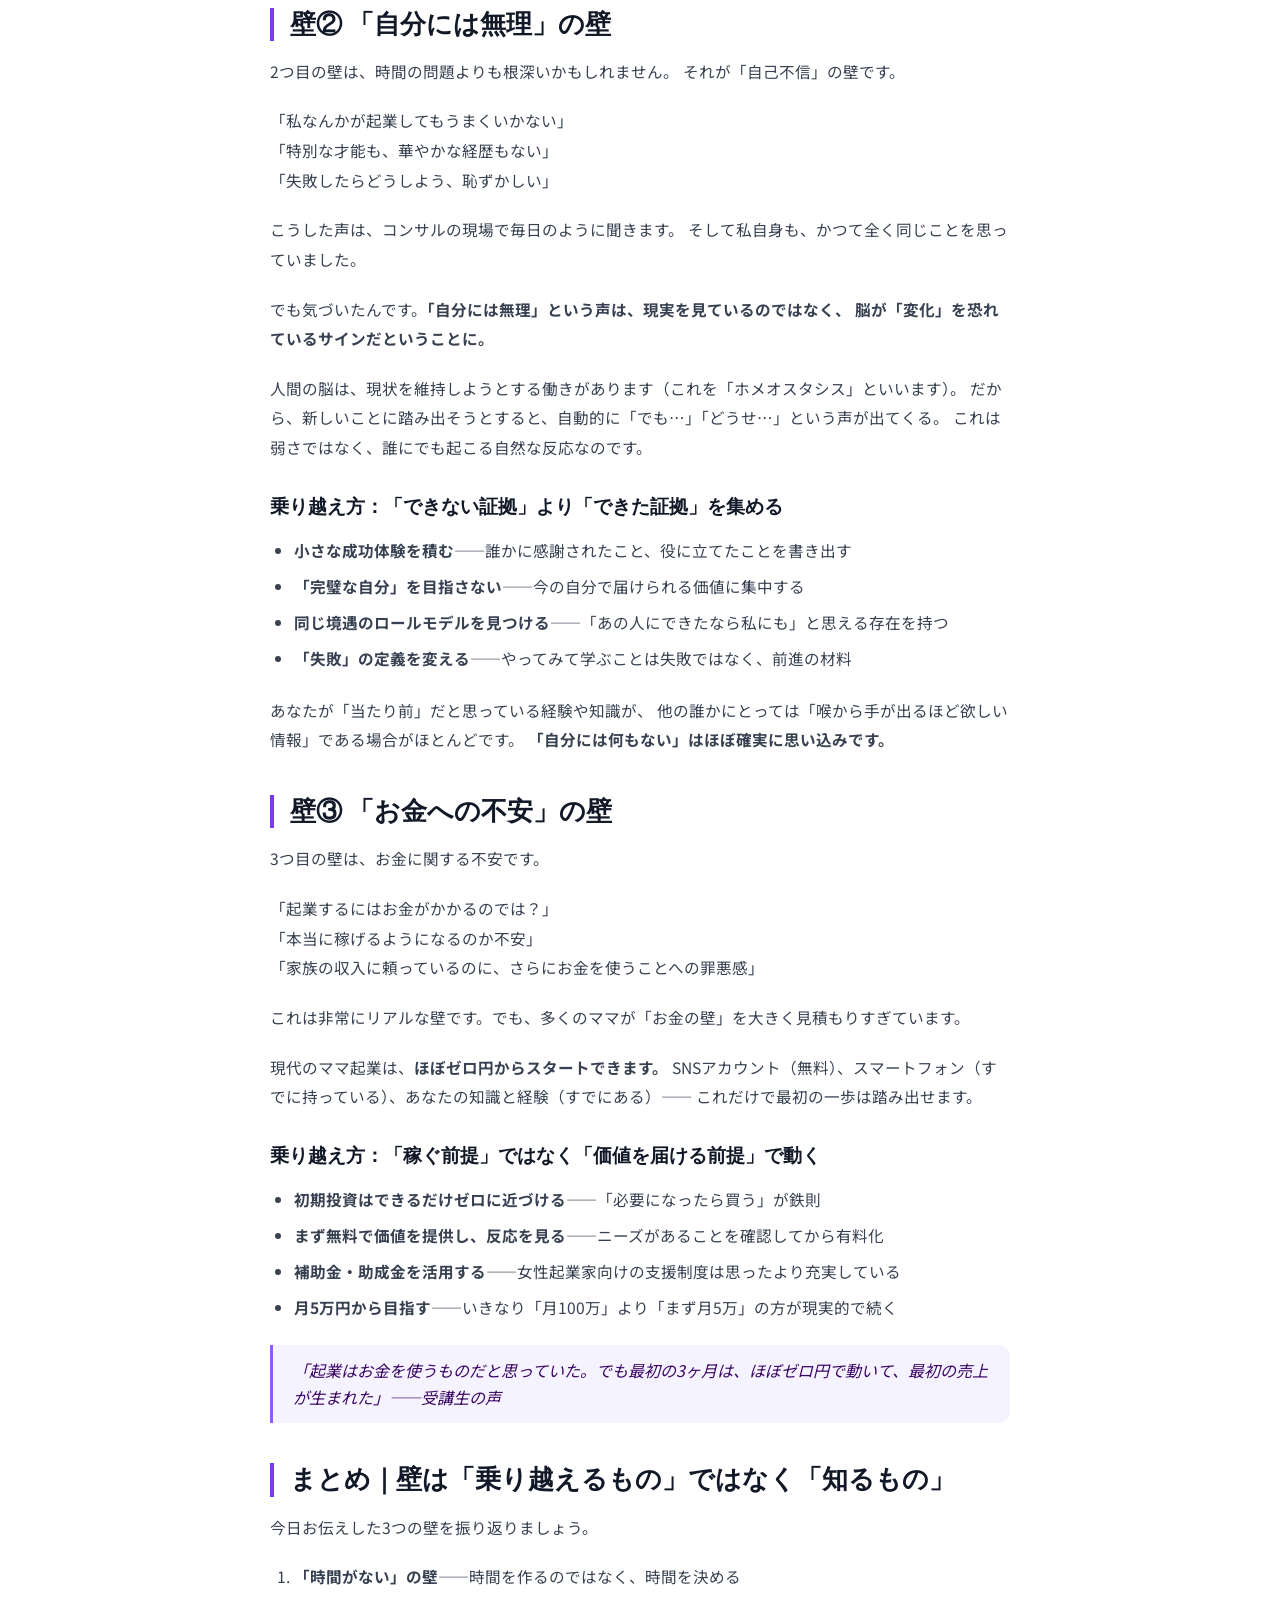
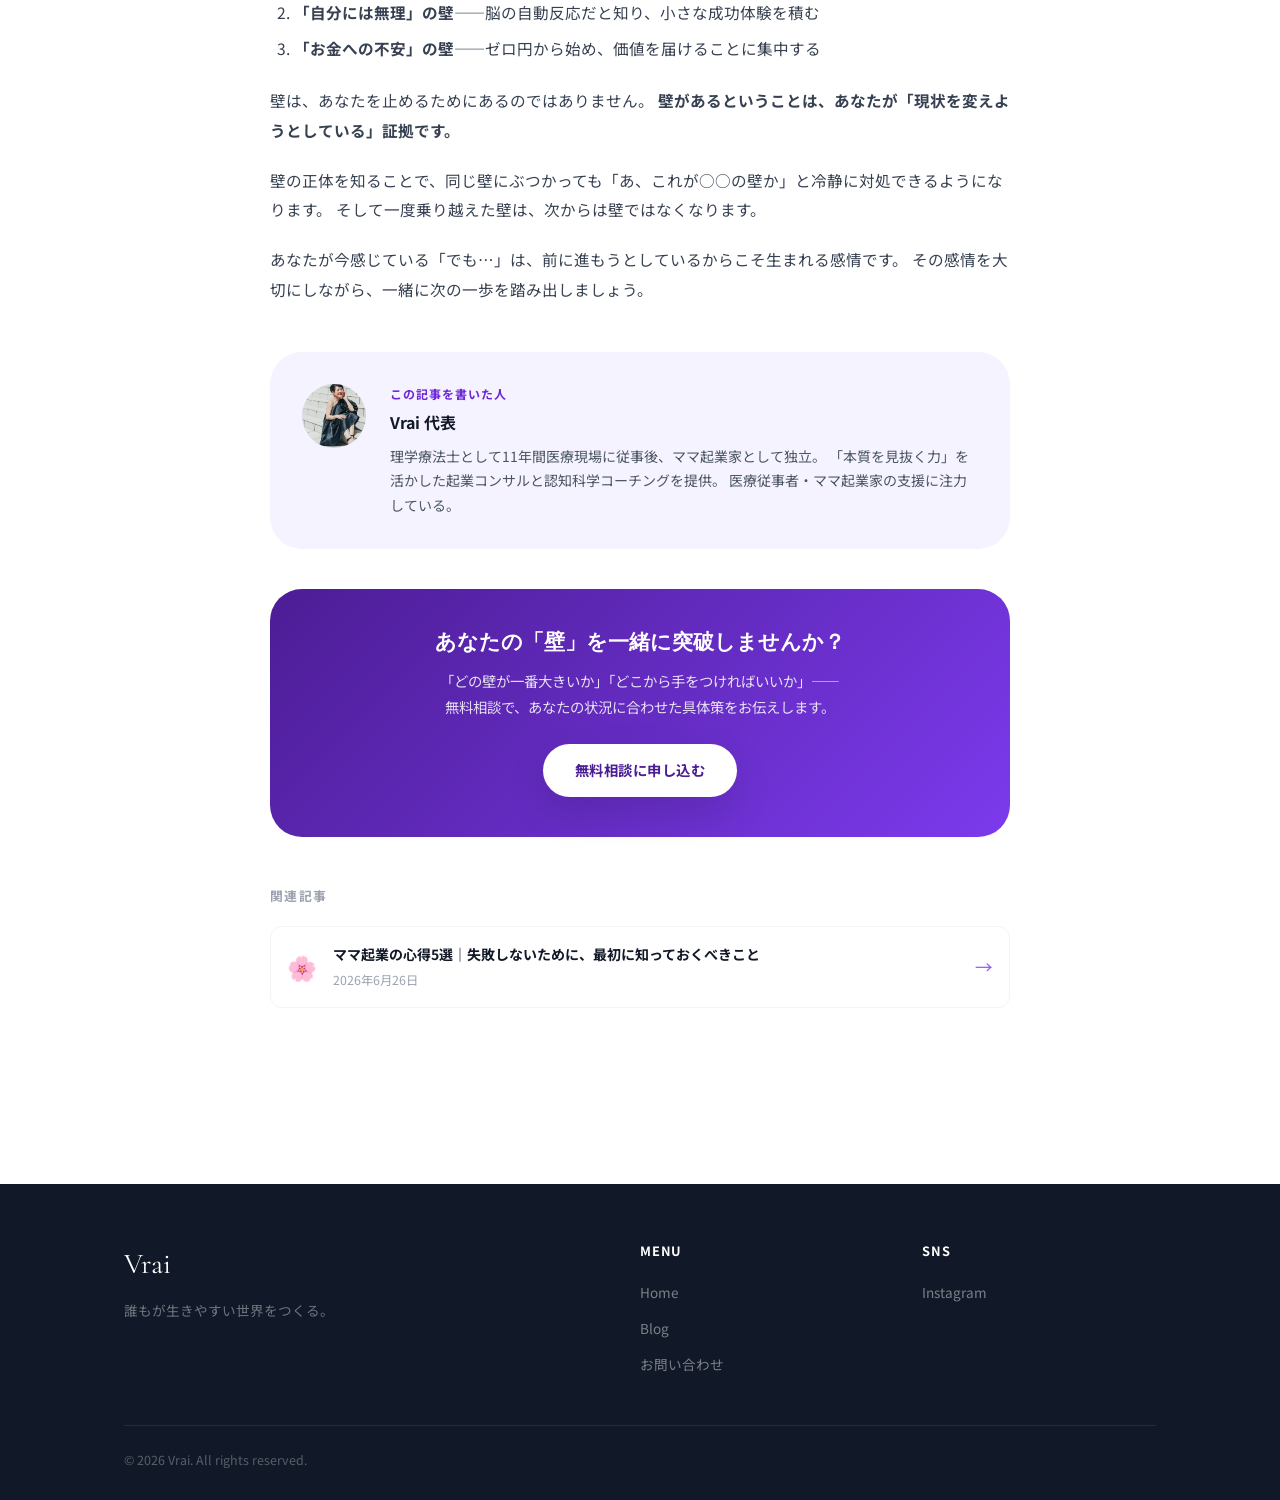
<file: blog/posts/mama-001.html>
<!DOCTYPE html>
<html lang="ja">
<head>
  <meta charset="UTF-8" />
  <meta name="viewport" content="width=device-width, initial-scale=1.0" />
  <title>ママ起業家が最初につまずく「3つの壁」と、その乗り越え方｜Vrai</title>
  <meta name="description" content="子育てしながら起業を目指すママが必ずぶつかる「時間の壁」「自信の壁」「お金の壁」。その壁を知り、正しく乗り越える方法を解説します。" />
  <link rel="preconnect" href="https://fonts.googleapis.com" />
  <link rel="preconnect" href="https://fonts.gstatic.com" crossorigin />
  <link href="https://fonts.googleapis.com/css2?family=Cormorant+Garamond:wght@600;700&family=Noto+Sans+JP:wght@400;500;600;700&display=swap" rel="stylesheet" />
  <link rel="stylesheet" href="/assets/css/style.css" />
</head>
<body>

<!-- ナビゲーション -->
<nav class="nav" id="nav">
  <div class="container nav-inner">
    <a href="/" class="nav-logo">Vrai</a>
    <ul class="nav-links">
      <li><a href="/#about"    class="nav-link">About</a></li>
      <li><a href="/#services" class="nav-link">Services</a></li>
      <li><a href="/blog.html" class="nav-link">Blog</a></li>
      <li><a href="/contact.html" class="nav-link nav-cta">お問い合わせ</a></li>
    </ul>
    <button class="nav-hamburger" aria-label="メニューを開く">
      <span></span><span></span><span></span>
    </button>
  </div>
</nav>

<div class="nav-mobile" role="dialog" aria-modal="true">
  <button class="nav-mobile-close" aria-label="閉じる">×</button>
  <a href="/"          class="nav-mobile-link">Home</a>
  <a href="/blog.html" class="nav-mobile-link">Blog</a>
  <a href="/contact.html" class="nav-mobile-link">お問い合わせ</a>
</div>

<!-- 記事ヒーロー -->
<div class="post-hero">
  <div class="container">
    <div class="post-meta">
      <span class="blog-cat cat-mama">ママ起業コンサル</span>
      <span class="post-date">2026年6月26日</span>
    </div>
    <h1 class="post-hero-title">
      ママ起業家が最初につまずく<br>「3つの壁」と、その乗り越え方
    </h1>
  </div>
</div>

<!-- 記事本文 -->
<div class="post-body">
  <div class="container">
    <div class="post-content">

      <a href="/blog.html#mama" class="post-back">ママ起業コンサルの記事一覧に戻る</a>

      <p>
        起業を志すママたちが、同じ場所でつまずいているのを、何度も見てきました。
      </p>

      <p>
        「やりたいことはある。でも動けない」<br>
        「一歩踏み出そうとするたびに、何かが邪魔をする」<br>
        「私だけがこんなに苦労しているのかな」
      </p>

      <p>
        いいえ。あなただけではありません。ほぼすべてのママ起業家が、最初に同じ3つの壁にぶつかります。
        そして、<strong>その壁の存在を知っているかどうかで、乗り越えるスピードが大きく変わります。</strong>
      </p>

      <p>
        理学療法士として11年間、患者さんの「動けない理由」と向き合い続けてきた私は、
        ママ起業の世界でも同じ構造を目の当たりにしています。
        この記事では、3つの壁の正体と、具体的な乗り越え方をお伝えします。
      </p>

      <h2>壁① 「時間がない」の壁</h2>

      <p>
        最も多くのママがぶつかる、最初の壁がこれです。
      </p>

      <p>
        朝は子どもを送り出し、日中は家事と仕事、夕方からは夕食・お風呂・寝かしつけ。
        気づけば自分の時間はゼロ。「起業のことを考えたいけど、そもそも時間がない」——。
      </p>

      <p>
        でもここで、少し立ち止まって考えてほしいことがあります。
        <strong>「時間がない」は本当に「時間がない」のでしょうか？</strong>
      </p>

      <p>
        多くの場合、問題は「時間の量」ではなく「時間の使い方」にあります。
        1日のなかに30分の隙間はないでしょうか。朝子どもが起きる前の15分、
        お昼寝の間の20分、寝かしつけ後の1時間——。
        週に3〜4時間の「起業時間」を確保するだけで、驚くほど前に進めます。
      </p>

      <h3>乗り越え方：「時間を作る」から「時間を決める」へ</h3>

      <ul>
        <li><strong>週3時間の「起業タイム」をカレンダーに書き込む</strong>——予定として入れることで初めて「守れる時間」になる</li>
        <li><strong>完璧にやろうとしない</strong>——30分でできることだけを積み重ねる</li>
        <li><strong>家族に宣言する</strong>——「この時間は私の仕事の時間」と伝えることでサポートが得やすくなる</li>
        <li><strong>SNS・スマホを見る時間を起業時間に変える</strong>——平均1〜2時間は生まれる</li>
      </ul>

      <blockquote>
        「時間がないのではなく、何に時間を使うかを決めていないだけだった」——コンサルを受けたあるママの言葉です。
      </blockquote>

      <h2>壁② 「自分には無理」の壁</h2>

      <p>
        2つ目の壁は、時間の問題よりも根深いかもしれません。
        それが「自己不信」の壁です。
      </p>

      <p>
        「私なんかが起業してもうまくいかない」<br>
        「特別な才能も、華やかな経歴もない」<br>
        「失敗したらどうしよう、恥ずかしい」
      </p>

      <p>
        こうした声は、コンサルの現場で毎日のように聞きます。
        そして私自身も、かつて全く同じことを思っていました。
      </p>

      <p>
        でも気づいたんです。<strong>「自分には無理」という声は、現実を見ているのではなく、
        脳が「変化」を恐れているサインだということに。</strong>
      </p>

      <p>
        人間の脳は、現状を維持しようとする働きがあります（これを「ホメオスタシス」といいます）。
        だから、新しいことに踏み出そうとすると、自動的に「でも…」「どうせ…」という声が出てくる。
        これは弱さではなく、誰にでも起こる自然な反応なのです。
      </p>

      <h3>乗り越え方：「できない証拠」より「できた証拠」を集める</h3>

      <ul>
        <li><strong>小さな成功体験を積む</strong>——誰かに感謝されたこと、役に立てたことを書き出す</li>
        <li><strong>「完璧な自分」を目指さない</strong>——今の自分で届けられる価値に集中する</li>
        <li><strong>同じ境遇のロールモデルを見つける</strong>——「あの人にできたなら私にも」と思える存在を持つ</li>
        <li><strong>「失敗」の定義を変える</strong>——やってみて学ぶことは失敗ではなく、前進の材料</li>
      </ul>

      <p>
        あなたが「当たり前」だと思っている経験や知識が、
        他の誰かにとっては「喉から手が出るほど欲しい情報」である場合がほとんどです。
        <strong>「自分には何もない」はほぼ確実に思い込みです。</strong>
      </p>

      <h2>壁③ 「お金への不安」の壁</h2>

      <p>
        3つ目の壁は、お金に関する不安です。
      </p>

      <p>
        「起業するにはお金がかかるのでは？」<br>
        「本当に稼げるようになるのか不安」<br>
        「家族の収入に頼っているのに、さらにお金を使うことへの罪悪感」
      </p>

      <p>
        これは非常にリアルな壁です。でも、多くのママが「お金の壁」を大きく見積もりすぎています。
      </p>

      <p>
        現代のママ起業は、<strong>ほぼゼロ円からスタートできます。</strong>
        SNSアカウント（無料）、スマートフォン（すでに持っている）、あなたの知識と経験（すでにある）——
        これだけで最初の一歩は踏み出せます。
      </p>

      <h3>乗り越え方：「稼ぐ前提」ではなく「価値を届ける前提」で動く</h3>

      <ul>
        <li><strong>初期投資はできるだけゼロに近づける</strong>——「必要になったら買う」が鉄則</li>
        <li><strong>まず無料で価値を提供し、反応を見る</strong>——ニーズがあることを確認してから有料化</li>
        <li><strong>補助金・助成金を活用する</strong>——女性起業家向けの支援制度は思ったより充実している</li>
        <li><strong>月5万円から目指す</strong>——いきなり「月100万」より「まず月5万」の方が現実的で続く</li>
      </ul>

      <blockquote>
        「起業はお金を使うものだと思っていた。でも最初の3ヶ月は、ほぼゼロ円で動いて、最初の売上が生まれた」——受講生の声
      </blockquote>

      <h2>まとめ｜壁は「乗り越えるもの」ではなく「知るもの」</h2>

      <p>
        今日お伝えした3つの壁を振り返りましょう。
      </p>

      <ol>
        <li><strong>「時間がない」の壁</strong>——時間を作るのではなく、時間を決める</li>
        <li><strong>「自分には無理」の壁</strong>——脳の自動反応だと知り、小さな成功体験を積む</li>
        <li><strong>「お金への不安」の壁</strong>——ゼロ円から始め、価値を届けることに集中する</li>
      </ol>

      <p>
        壁は、あなたを止めるためにあるのではありません。
        <strong>壁があるということは、あなたが「現状を変えようとしている」証拠です。</strong>
      </p>

      <p>
        壁の正体を知ることで、同じ壁にぶつかっても「あ、これが○○の壁か」と冷静に対処できるようになります。
        そして一度乗り越えた壁は、次からは壁ではなくなります。
      </p>

      <p>
        あなたが今感じている「でも…」は、前に進もうとしているからこそ生まれる感情です。
        その感情を大切にしながら、一緒に次の一歩を踏み出しましょう。
      </p>

    </div>

    <!-- 著者プロフィール -->
    <div style="max-width:740px; margin:3rem auto 0; display:flex; gap:1.5rem; align-items:flex-start; background:var(--purple-50); border-radius:var(--radius-xl); padding:2rem;">
      <div style="width:64px; height:64px; border-radius:50%; flex-shrink:0; overflow:hidden;">
        <img src="/assets/images/profile.jpg" alt="著者" style="width:100%; height:100%; object-fit:cover;">
      </div>
      <div>
        <p style="font-size:0.75rem; color:var(--purple-600); font-weight:700; letter-spacing:0.08em; text-transform:uppercase; margin-bottom:0.25rem;">この記事を書いた人</p>
        <p style="font-size:1rem; font-weight:700; color:var(--gray-900); margin-bottom:0.5rem;">Vrai 代表</p>
        <p style="font-size:0.875rem; color:var(--gray-600); line-height:1.75;">
          理学療法士として11年間医療現場に従事後、ママ起業家として独立。
          「本質を見抜く力」を活かした起業コンサルと認知科学コーチングを提供。
          医療従事者・ママ起業家の支援に注力している。
        </p>
      </div>
    </div>

    <!-- CTA -->
    <div style="max-width:740px; margin:2.5rem auto 0; background:linear-gradient(135deg, var(--purple-700), var(--purple-500)); border-radius:var(--radius-xl); padding:2.5rem; text-align:center; color:var(--white);">
      <h3 style="font-size:1.3rem; color:var(--white); margin-bottom:0.75rem;">
        あなたの「壁」を一緒に突破しませんか？
      </h3>
      <p style="font-size:0.9rem; color:rgba(255,255,255,0.85); margin-bottom:1.5rem; line-height:1.8;">
        「どの壁が一番大きいか」「どこから手をつければいいか」——<br>
        無料相談で、あなたの状況に合わせた具体策をお伝えします。
      </p>
      <a href="/contact.html" class="btn btn-white">無料相談に申し込む</a>
    </div>

    <!-- 関連記事 -->
    <div style="max-width:740px; margin:3rem auto 0;">
      <p style="font-size:0.8rem; font-weight:700; color:var(--gray-400); letter-spacing:0.1em; text-transform:uppercase; margin-bottom:1.25rem;">関連記事</p>
      <a href="/blog/posts/mama-002.html" style="display:flex; align-items:center; gap:1rem; padding:1rem; border:1.5px solid var(--gray-100); border-radius:var(--radius); transition:var(--transition);" onmouseover="this.style.borderColor='var(--purple-200)'" onmouseout="this.style.borderColor='var(--gray-100)'">
        <span style="font-size:1.5rem;">🌸</span>
        <div>
          <p style="font-size:0.875rem; font-weight:700; color:var(--gray-900);">ママ起業の心得5選｜失敗しないために、最初に知っておくべきこと</p>
          <p style="font-size:0.775rem; color:var(--gray-400); margin-top:0.2rem;">2026年6月26日</p>
        </div>
        <span style="margin-left:auto; color:var(--purple-400); font-size:1.1rem;">→</span>
      </a>
    </div>

  </div>
</div>

<!-- フッター -->
<footer class="footer" style="margin-top:5rem;">
  <div class="container">
    <div class="footer-inner">
      <div>
        <a href="/" class="footer-logo">Vrai</a>
        <p class="footer-tagline">誰もが生きやすい世界をつくる。</p>
      </div>
      <div>
        <p class="footer-col-title">Menu</p>
        <ul class="footer-links">
          <li><a href="/"          class="footer-link">Home</a></li>
          <li><a href="/blog.html" class="footer-link">Blog</a></li>
          <li><a href="/contact.html" class="footer-link">お問い合わせ</a></li>
        </ul>
      </div>
      <div>
        <p class="footer-col-title">SNS</p>
        <ul class="footer-links">
          <li><a href="https://www.instagram.com/maco_re.style/" class="footer-link" target="_blank" rel="noopener">Instagram</a></li>
        </ul>
      </div>
    </div>
    <div class="footer-bottom">
      <p class="footer-copy">© 2026 Vrai. All rights reserved.</p>
    </div>
  </div>
</footer>

<script src="/assets/js/main.js"></script>
</body>
</html>
</file>
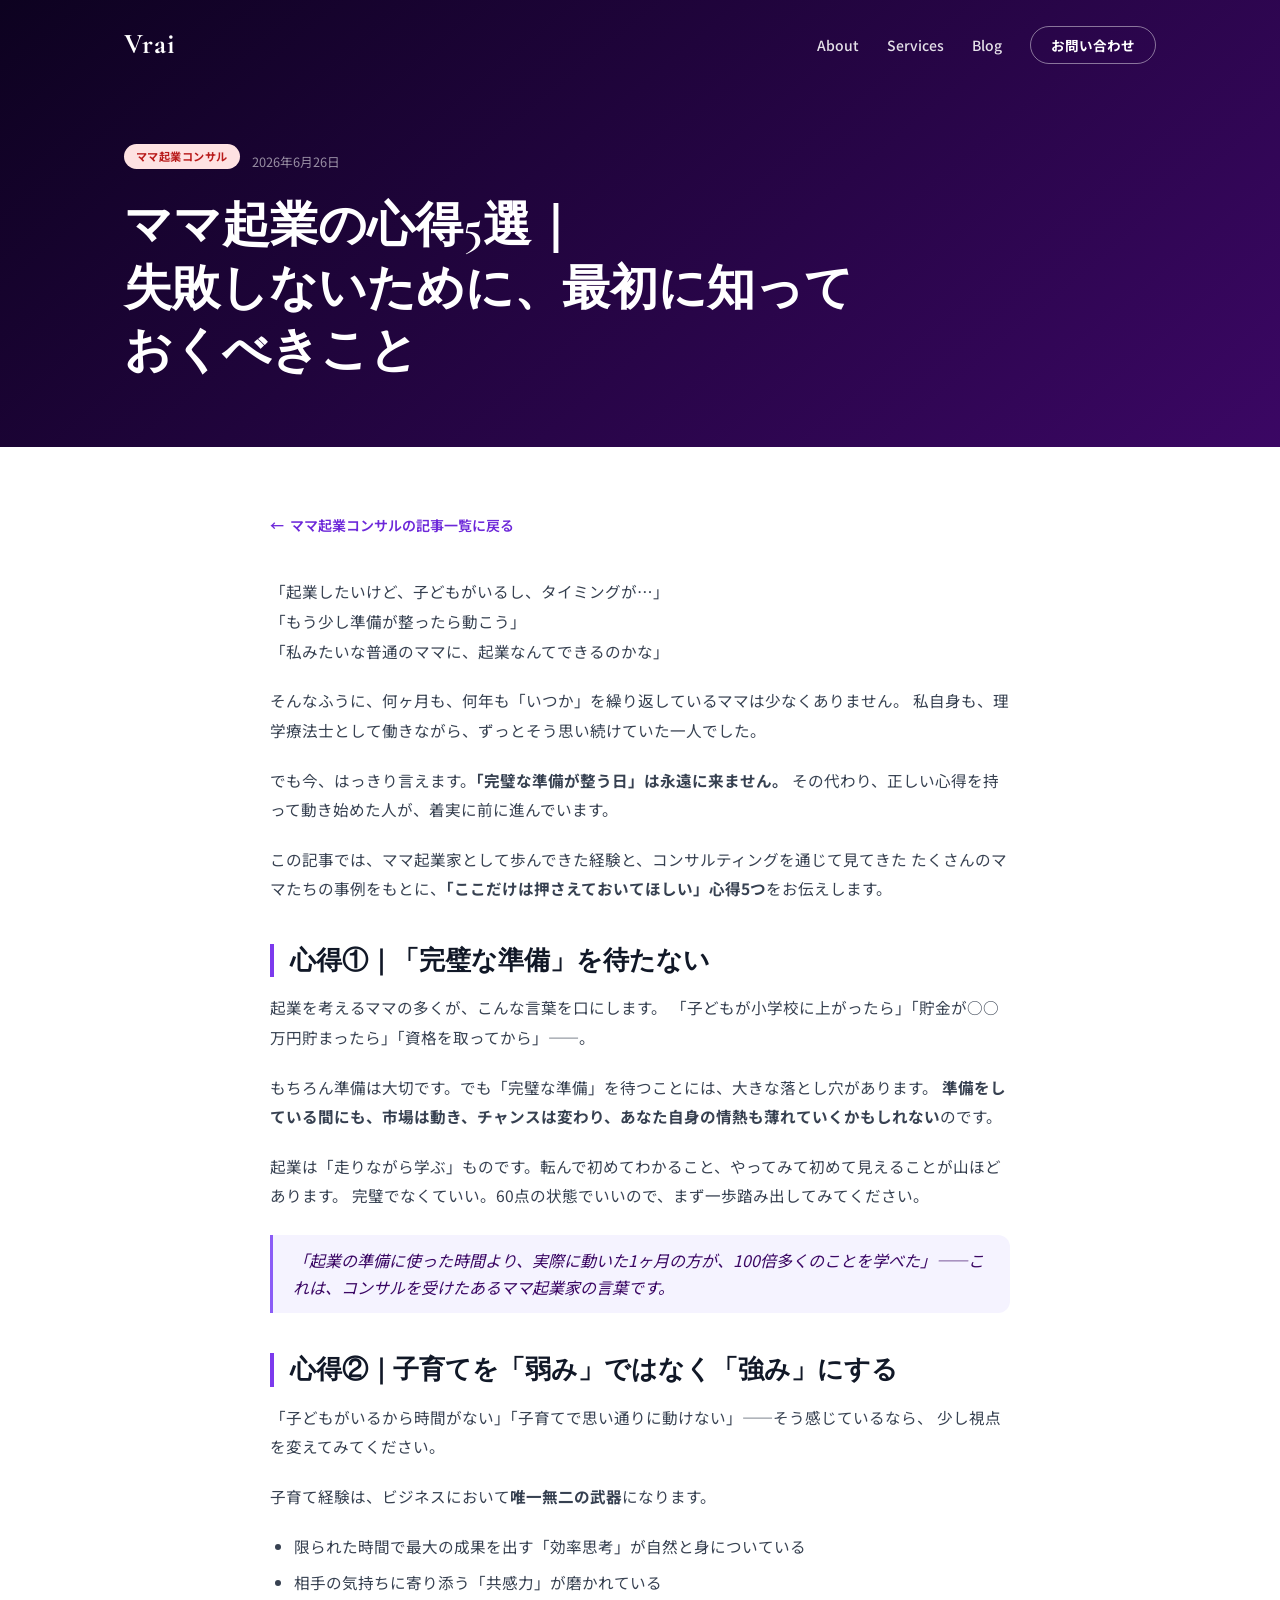
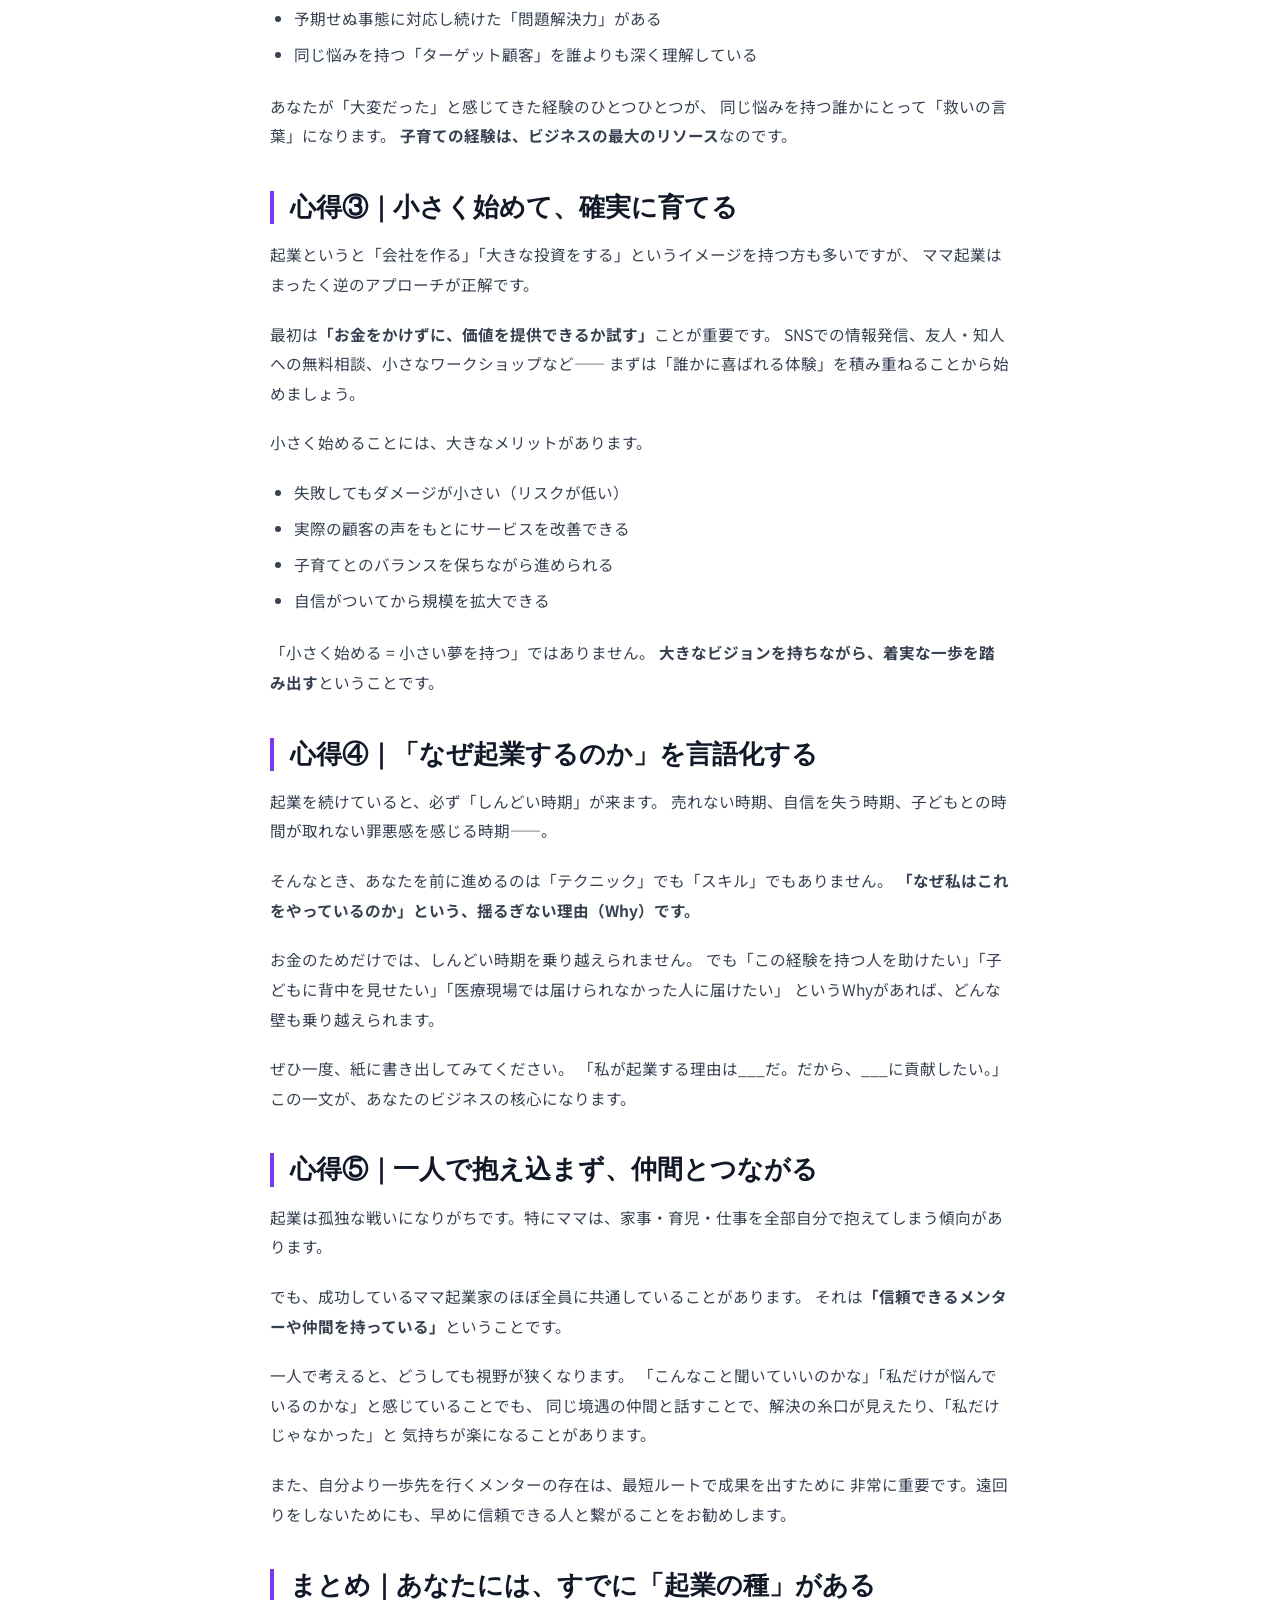
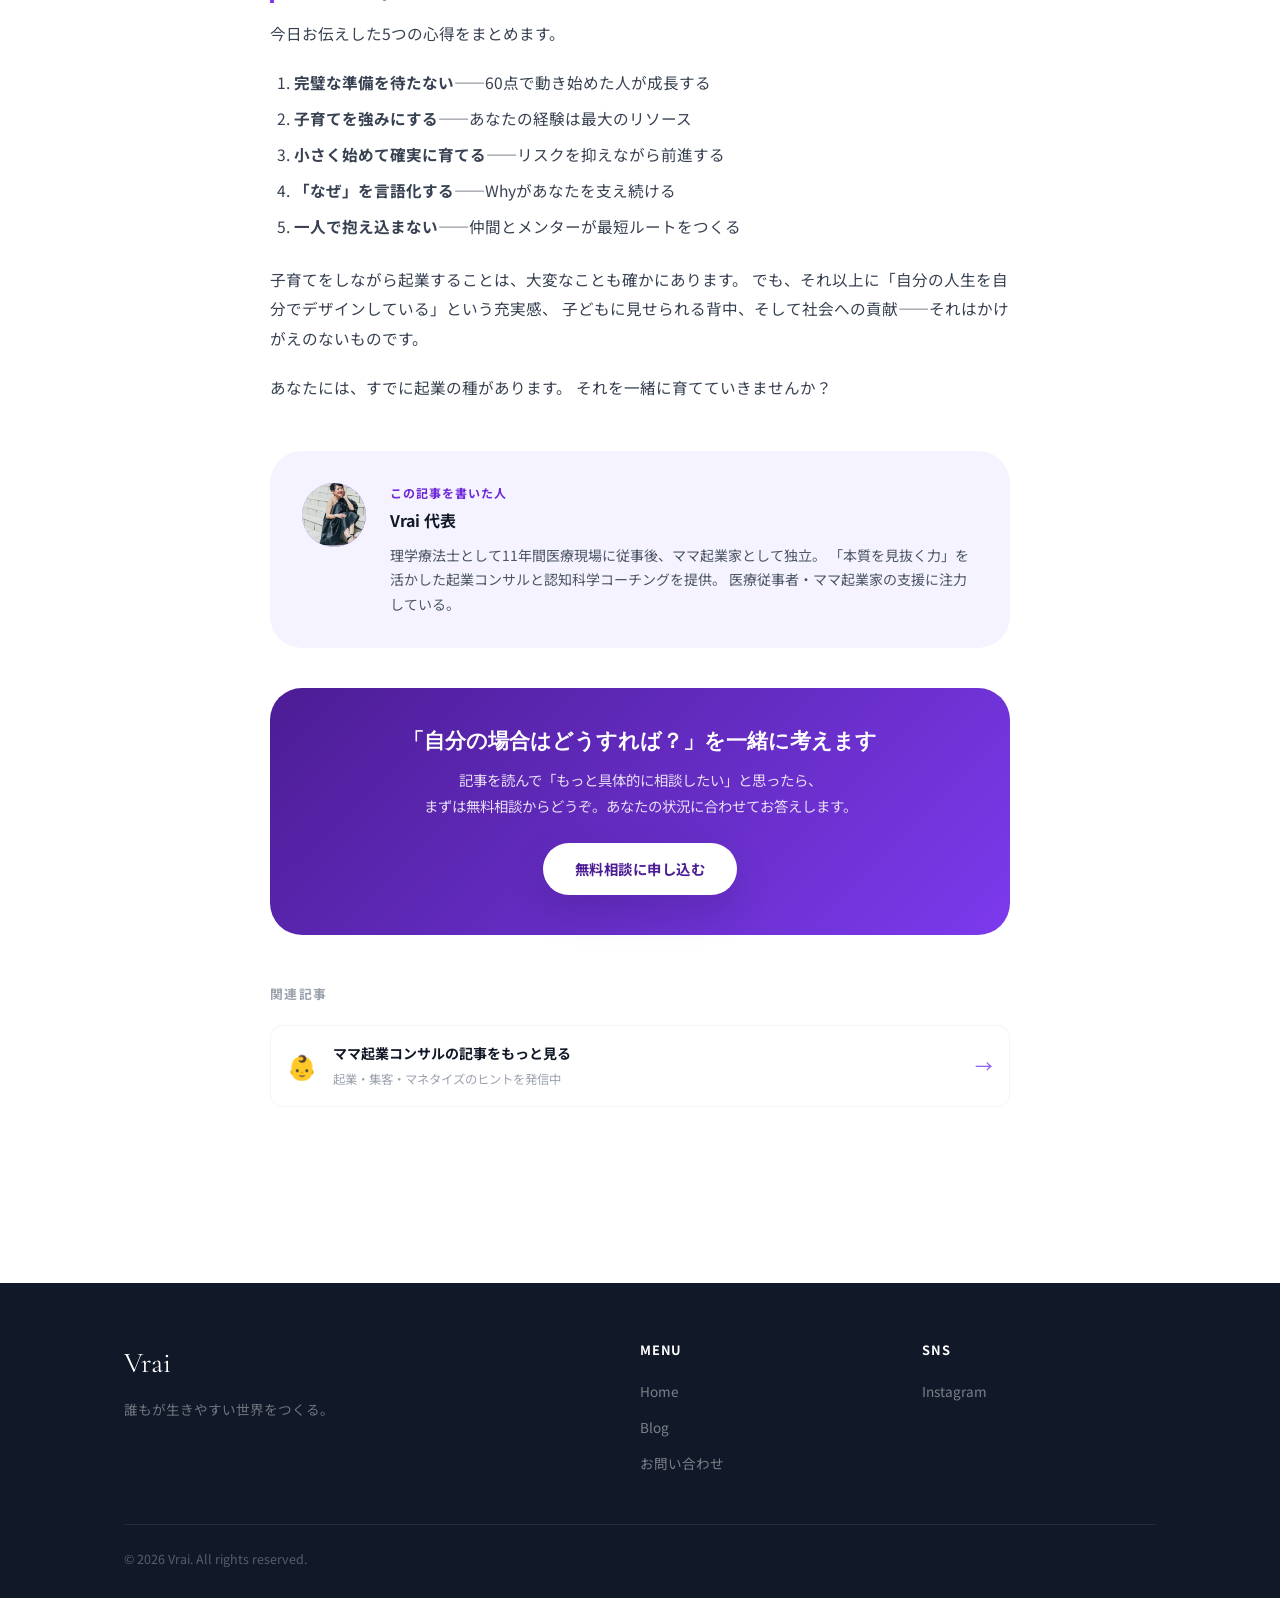
<file: blog/posts/mama-002.html>
<!DOCTYPE html>
<html lang="ja">
<head>
  <meta charset="UTF-8" />
  <meta name="viewport" content="width=device-width, initial-scale=1.0" />
  <title>ママ起業の心得5選｜失敗しないために知っておくべきこと｜Vrai</title>
  <meta name="description" content="子育てしながら起業を目指すママへ。「完璧な準備を待たない」「子育てを強みにする」など、現場で実証されたママ起業の心得5つを解説します。" />
  <link rel="preconnect" href="https://fonts.googleapis.com" />
  <link rel="preconnect" href="https://fonts.gstatic.com" crossorigin />
  <link href="https://fonts.googleapis.com/css2?family=Cormorant+Garamond:wght@600;700&family=Noto+Sans+JP:wght@400;500;600;700&display=swap" rel="stylesheet" />
  <link rel="stylesheet" href="/assets/css/style.css" />
</head>
<body>

<!-- ナビゲーション -->
<nav class="nav" id="nav">
  <div class="container nav-inner">
    <a href="/" class="nav-logo">Vrai</a>
    <ul class="nav-links">
      <li><a href="/#about"    class="nav-link">About</a></li>
      <li><a href="/#services" class="nav-link">Services</a></li>
      <li><a href="/blog.html" class="nav-link">Blog</a></li>
      <li><a href="/contact.html" class="nav-link nav-cta">お問い合わせ</a></li>
    </ul>
    <button class="nav-hamburger" aria-label="メニューを開く">
      <span></span><span></span><span></span>
    </button>
  </div>
</nav>

<div class="nav-mobile" role="dialog" aria-modal="true">
  <button class="nav-mobile-close" aria-label="閉じる">×</button>
  <a href="/"          class="nav-mobile-link">Home</a>
  <a href="/blog.html" class="nav-mobile-link">Blog</a>
  <a href="/contact.html" class="nav-mobile-link">お問い合わせ</a>
</div>

<!-- 記事ヒーロー -->
<div class="post-hero">
  <div class="container">
    <div class="post-meta">
      <span class="blog-cat cat-mama">ママ起業コンサル</span>
      <span class="post-date">2026年6月26日</span>
    </div>
    <h1 class="post-hero-title">
      ママ起業の心得5選｜<br>失敗しないために、最初に知っておくべきこと
    </h1>
  </div>
</div>

<!-- 記事本文 -->
<div class="post-body">
  <div class="container">
    <div class="post-content">

      <a href="/blog.html#mama" class="post-back">ママ起業コンサルの記事一覧に戻る</a>

      <p>
        「起業したいけど、子どもがいるし、タイミングが…」<br>
        「もう少し準備が整ったら動こう」<br>
        「私みたいな普通のママに、起業なんてできるのかな」
      </p>

      <p>
        そんなふうに、何ヶ月も、何年も「いつか」を繰り返しているママは少なくありません。
        私自身も、理学療法士として働きながら、ずっとそう思い続けていた一人でした。
      </p>

      <p>
        でも今、はっきり言えます。<strong>「完璧な準備が整う日」は永遠に来ません。</strong>
        その代わり、正しい心得を持って動き始めた人が、着実に前に進んでいます。
      </p>

      <p>
        この記事では、ママ起業家として歩んできた経験と、コンサルティングを通じて見てきた
        たくさんのママたちの事例をもとに、<strong>「ここだけは押さえておいてほしい」心得5つ</strong>をお伝えします。
      </p>

      <h2>心得①｜「完璧な準備」を待たない</h2>

      <p>
        起業を考えるママの多くが、こんな言葉を口にします。
        「子どもが小学校に上がったら」「貯金が○○万円貯まったら」「資格を取ってから」——。
      </p>

      <p>
        もちろん準備は大切です。でも「完璧な準備」を待つことには、大きな落とし穴があります。
        <strong>準備をしている間にも、市場は動き、チャンスは変わり、あなた自身の情熱も薄れていくかもしれない</strong>のです。
      </p>

      <p>
        起業は「走りながら学ぶ」ものです。転んで初めてわかること、やってみて初めて見えることが山ほどあります。
        完璧でなくていい。60点の状態でいいので、まず一歩踏み出してみてください。
      </p>

      <blockquote>
        「起業の準備に使った時間より、実際に動いた1ヶ月の方が、100倍多くのことを学べた」——これは、コンサルを受けたあるママ起業家の言葉です。
      </blockquote>

      <h2>心得②｜子育てを「弱み」ではなく「強み」にする</h2>

      <p>
        「子どもがいるから時間がない」「子育てで思い通りに動けない」——そう感じているなら、
        少し視点を変えてみてください。
      </p>

      <p>
        子育て経験は、ビジネスにおいて<strong>唯一無二の武器</strong>になります。
      </p>

      <ul>
        <li>限られた時間で最大の成果を出す「効率思考」が自然と身についている</li>
        <li>相手の気持ちに寄り添う「共感力」が磨かれている</li>
        <li>予期せぬ事態に対応し続けた「問題解決力」がある</li>
        <li>同じ悩みを持つ「ターゲット顧客」を誰よりも深く理解している</li>
      </ul>

      <p>
        あなたが「大変だった」と感じてきた経験のひとつひとつが、
        同じ悩みを持つ誰かにとって「救いの言葉」になります。
        <strong>子育ての経験は、ビジネスの最大のリソース</strong>なのです。
      </p>

      <h2>心得③｜小さく始めて、確実に育てる</h2>

      <p>
        起業というと「会社を作る」「大きな投資をする」というイメージを持つ方も多いですが、
        ママ起業はまったく逆のアプローチが正解です。
      </p>

      <p>
        最初は<strong>「お金をかけずに、価値を提供できるか試す」</strong>ことが重要です。
        SNSでの情報発信、友人・知人への無料相談、小さなワークショップなど——
        まずは「誰かに喜ばれる体験」を積み重ねることから始めましょう。
      </p>

      <p>
        小さく始めることには、大きなメリットがあります。
      </p>

      <ul>
        <li>失敗してもダメージが小さい（リスクが低い）</li>
        <li>実際の顧客の声をもとにサービスを改善できる</li>
        <li>子育てとのバランスを保ちながら進められる</li>
        <li>自信がついてから規模を拡大できる</li>
      </ul>

      <p>
        「小さく始める = 小さい夢を持つ」ではありません。
        <strong>大きなビジョンを持ちながら、着実な一歩を踏み出す</strong>ということです。
      </p>

      <h2>心得④｜「なぜ起業するのか」を言語化する</h2>

      <p>
        起業を続けていると、必ず「しんどい時期」が来ます。
        売れない時期、自信を失う時期、子どもとの時間が取れない罪悪感を感じる時期——。
      </p>

      <p>
        そんなとき、あなたを前に進めるのは「テクニック」でも「スキル」でもありません。
        <strong>「なぜ私はこれをやっているのか」という、揺るぎない理由（Why）です。</strong>
      </p>

      <p>
        お金のためだけでは、しんどい時期を乗り越えられません。
        でも「この経験を持つ人を助けたい」「子どもに背中を見せたい」「医療現場では届けられなかった人に届けたい」
        というWhyがあれば、どんな壁も乗り越えられます。
      </p>

      <p>
        ぜひ一度、紙に書き出してみてください。
        「私が起業する理由は___だ。だから、___に貢献したい。」
        この一文が、あなたのビジネスの核心になります。
      </p>

      <h2>心得⑤｜一人で抱え込まず、仲間とつながる</h2>

      <p>
        起業は孤独な戦いになりがちです。特にママは、家事・育児・仕事を全部自分で抱えてしまう傾向があります。
      </p>

      <p>
        でも、成功しているママ起業家のほぼ全員に共通していることがあります。
        それは<strong>「信頼できるメンターや仲間を持っている」</strong>ということです。
      </p>

      <p>
        一人で考えると、どうしても視野が狭くなります。
        「こんなこと聞いていいのかな」「私だけが悩んでいるのかな」と感じていることでも、
        同じ境遇の仲間と話すことで、解決の糸口が見えたり、「私だけじゃなかった」と
        気持ちが楽になることがあります。
      </p>

      <p>
        また、自分より一歩先を行くメンターの存在は、最短ルートで成果を出すために
        非常に重要です。遠回りをしないためにも、早めに信頼できる人と繋がることをお勧めします。
      </p>

      <h2>まとめ｜あなたには、すでに「起業の種」がある</h2>

      <p>
        今日お伝えした5つの心得をまとめます。
      </p>

      <ol>
        <li><strong>完璧な準備を待たない</strong>——60点で動き始めた人が成長する</li>
        <li><strong>子育てを強みにする</strong>——あなたの経験は最大のリソース</li>
        <li><strong>小さく始めて確実に育てる</strong>——リスクを抑えながら前進する</li>
        <li><strong>「なぜ」を言語化する</strong>——Whyがあなたを支え続ける</li>
        <li><strong>一人で抱え込まない</strong>——仲間とメンターが最短ルートをつくる</li>
      </ol>

      <p>
        子育てをしながら起業することは、大変なことも確かにあります。
        でも、それ以上に「自分の人生を自分でデザインしている」という充実感、
        子どもに見せられる背中、そして社会への貢献——それはかけがえのないものです。
      </p>

      <p>
        あなたには、すでに起業の種があります。
        それを一緒に育てていきませんか？
      </p>

    </div>

    <!-- 著者プロフィール -->
    <div style="max-width:740px; margin:3rem auto 0; display:flex; gap:1.5rem; align-items:flex-start; background:var(--purple-50); border-radius:var(--radius-xl); padding:2rem;">
      <div style="width:64px; height:64px; border-radius:50%; background:linear-gradient(135deg, var(--purple-200), var(--purple-400)); flex-shrink:0; display:flex; align-items:center; justify-content:center; font-size:1.75rem; overflow:hidden;">
        <img src="/assets/images/profile.jpg" alt="著者" style="width:100%; height:100%; object-fit:cover; border-radius:50%;">
      </div>
      <div>
        <p style="font-size:0.75rem; color:var(--purple-600); font-weight:700; letter-spacing:0.08em; text-transform:uppercase; margin-bottom:0.25rem;">この記事を書いた人</p>
        <p style="font-size:1rem; font-weight:700; color:var(--gray-900); margin-bottom:0.5rem;">Vrai 代表</p>
        <p style="font-size:0.875rem; color:var(--gray-600); line-height:1.75;">
          理学療法士として11年間医療現場に従事後、ママ起業家として独立。
          「本質を見抜く力」を活かした起業コンサルと認知科学コーチングを提供。
          医療従事者・ママ起業家の支援に注力している。
        </p>
      </div>
    </div>

    <!-- CTA -->
    <div style="max-width:740px; margin:2.5rem auto 0; background:linear-gradient(135deg, var(--purple-700), var(--purple-500)); border-radius:var(--radius-xl); padding:2.5rem; text-align:center; color:var(--white);">
      <h3 style="font-size:1.3rem; color:var(--white); margin-bottom:0.75rem;">
        「自分の場合はどうすれば？」を一緒に考えます
      </h3>
      <p style="font-size:0.9rem; color:rgba(255,255,255,0.85); margin-bottom:1.5rem; line-height:1.8;">
        記事を読んで「もっと具体的に相談したい」と思ったら、<br>
        まずは無料相談からどうぞ。あなたの状況に合わせてお答えします。
      </p>
      <a href="/contact.html" class="btn btn-white">無料相談に申し込む</a>
    </div>

    <!-- 関連記事 -->
    <div style="max-width:740px; margin:3rem auto 0;">
      <p style="font-size:0.8rem; font-weight:700; color:var(--gray-400); letter-spacing:0.1em; text-transform:uppercase; margin-bottom:1.25rem;">関連記事</p>
      <a href="/blog.html#mama" style="display:flex; align-items:center; gap:1rem; padding:1rem; border:1.5px solid var(--gray-100); border-radius:var(--radius); transition:var(--transition);" onmouseover="this.style.borderColor='var(--purple-200)'" onmouseout="this.style.borderColor='var(--gray-100)'">
        <span style="font-size:1.5rem;">👶</span>
        <div>
          <p style="font-size:0.875rem; font-weight:700; color:var(--gray-900);">ママ起業コンサルの記事をもっと見る</p>
          <p style="font-size:0.775rem; color:var(--gray-400); margin-top:0.2rem;">起業・集客・マネタイズのヒントを発信中</p>
        </div>
        <span style="margin-left:auto; color:var(--purple-400); font-size:1.1rem;">→</span>
      </a>
    </div>

  </div>
</div>

<!-- フッター -->
<footer class="footer" style="margin-top:5rem;">
  <div class="container">
    <div class="footer-inner">
      <div>
        <a href="/" class="footer-logo">Vrai</a>
        <p class="footer-tagline">誰もが生きやすい世界をつくる。</p>
      </div>
      <div>
        <p class="footer-col-title">Menu</p>
        <ul class="footer-links">
          <li><a href="/"          class="footer-link">Home</a></li>
          <li><a href="/blog.html" class="footer-link">Blog</a></li>
          <li><a href="/contact.html" class="footer-link">お問い合わせ</a></li>
        </ul>
      </div>
      <div>
        <p class="footer-col-title">SNS</p>
        <ul class="footer-links">
          <li><a href="https://www.instagram.com/maco_re.style/" class="footer-link" target="_blank" rel="noopener">Instagram</a></li>
        </ul>
      </div>
    </div>
    <div class="footer-bottom">
      <p class="footer-copy">© 2026 Vrai. All rights reserved.</p>
    </div>
  </div>
</footer>

<script src="/assets/js/main.js"></script>
</body>
</html>
</file>
<file: assets/css/style.css>
/* =====================================================
   Vrai HP - スタイルシート
   更新手順: HP_UPDATE_GUIDE.md を参照
   ===================================================== */

/* ===== CSS 変数 ===== */
:root {
  --purple-950: #0D0220;
  --purple-900: #1E0A3C;
  --purple-800: #3B0764;
  --purple-700: #4C1D95;
  --purple-600: #6D28D9;
  --purple-500: #7C3AED;
  --purple-400: #8B5CF6;
  --purple-300: #A78BFA;
  --purple-200: #C4B5FD;
  --purple-100: #DDD6FE;
  --purple-50:  #F5F3FF;

  --fuchsia-400: #E879F9;
  --fuchsia-300: #F0ABFC;

  --white:      #FFFFFF;
  --gray-900:   #111827;
  --gray-700:   #374151;
  --gray-600:   #4B5563;
  --gray-400:   #9CA3AF;
  --gray-200:   #E5E7EB;
  --gray-100:   #F3F4F6;
  --gray-50:    #F9FAFB;

  --font-body:    'Noto Sans JP', sans-serif;
  --font-display: 'Cormorant Garamond', 'Noto Serif JP', serif;

  --shadow-sm:     0 1px 3px rgba(0,0,0,0.08);
  --shadow:        0 4px 12px rgba(0,0,0,0.08);
  --shadow-md:     0 8px 24px rgba(0,0,0,0.1);
  --shadow-lg:     0 16px 40px rgba(0,0,0,0.12);
  --shadow-purple: 0 8px 24px rgba(109,40,217,0.25);

  --radius:     12px;
  --radius-lg:  20px;
  --radius-xl:  32px;
  --radius-full: 9999px;

  --transition: 0.3s cubic-bezier(0.4, 0, 0.2, 1);
}

/* ===== リセット ===== */
*, *::before, *::after { box-sizing: border-box; margin: 0; padding: 0; }
html { scroll-behavior: smooth; font-size: 16px; }
body {
  font-family: var(--font-body);
  color: var(--gray-900);
  background: var(--white);
  line-height: 1.7;
  -webkit-font-smoothing: antialiased;
}
img { max-width: 100%; height: auto; display: block; }
a { text-decoration: none; color: inherit; transition: var(--transition); }
ul { list-style: none; }
button { font-family: var(--font-body); cursor: pointer; }

/* ===== タイポグラフィ ===== */
h1, h2, h3, h4 {
  font-family: var(--font-display);
  line-height: 1.3;
  font-weight: 700;
}

.section-label {
  display: inline-block;
  font-size: 0.7rem;
  font-weight: 700;
  letter-spacing: 0.2em;
  text-transform: uppercase;
  color: var(--purple-500);
  margin-bottom: 0.5rem;
}

.section-title {
  font-size: clamp(1.75rem, 4vw, 2.75rem);
  color: var(--gray-900);
}

.section-sub {
  font-size: 0.95rem;
  color: var(--gray-600);
  line-height: 1.85;
  margin-top: 0.75rem;
  max-width: 560px;
}

/* ===== レイアウト ===== */
.container {
  max-width: 1080px;
  margin: 0 auto;
  padding: 0 1.5rem;
}

section { padding: 6rem 0; }

/* ===== ボタン ===== */
.btn {
  display: inline-flex;
  align-items: center;
  gap: 0.5rem;
  padding: 0.875rem 2rem;
  border-radius: var(--radius-full);
  font-weight: 700;
  font-size: 0.9rem;
  letter-spacing: 0.03em;
  border: none;
  transition: var(--transition);
  white-space: nowrap;
}

.btn-primary {
  background: linear-gradient(135deg, var(--purple-500), var(--purple-400));
  color: var(--white);
  box-shadow: var(--shadow-purple);
}
.btn-primary:hover {
  transform: translateY(-3px);
  box-shadow: 0 12px 32px rgba(109,40,217,0.35);
}

.btn-outline-white {
  background: transparent;
  color: var(--white);
  border: 2px solid rgba(255,255,255,0.55);
}
.btn-outline-white:hover {
  background: rgba(255,255,255,0.1);
  border-color: rgba(255,255,255,0.9);
}

.btn-white {
  background: var(--white);
  color: var(--purple-700);
  box-shadow: var(--shadow-lg);
}
.btn-white:hover {
  transform: translateY(-3px);
  box-shadow: 0 16px 40px rgba(0,0,0,0.18);
}

/* ===== ナビゲーション ===== */
.nav {
  position: fixed;
  top: 0; left: 0; right: 0;
  z-index: 100;
  padding: 1.25rem 0;
  transition: background 0.4s, box-shadow 0.4s, padding 0.3s;
}

.nav.scrolled {
  background: rgba(255,255,255,0.96);
  backdrop-filter: blur(16px);
  box-shadow: var(--shadow);
  padding: 0.75rem 0;
}

.nav-inner {
  display: flex;
  align-items: center;
  justify-content: space-between;
}

.nav-logo {
  font-family: var(--font-display);
  font-size: 1.8rem;
  font-weight: 700;
  color: var(--white);
  letter-spacing: 0.04em;
  transition: color 0.4s;
}
.nav.scrolled .nav-logo { color: var(--purple-700); }

.nav-links {
  display: flex;
  align-items: center;
  gap: 1.75rem;
}

.nav-link {
  font-size: 0.875rem;
  font-weight: 500;
  color: rgba(255,255,255,0.88);
  transition: color 0.3s;
}
.nav.scrolled .nav-link { color: var(--gray-700); }
.nav-link:hover { color: var(--white); }
.nav.scrolled .nav-link:hover { color: var(--purple-600); }

.nav-cta {
  padding: 0.5rem 1.25rem;
  border-radius: var(--radius-full);
  font-size: 0.85rem;
  font-weight: 700;
  color: var(--white) !important;
  border: 1.5px solid rgba(255,255,255,0.45);
  transition: var(--transition);
}
.nav.scrolled .nav-cta {
  background: var(--purple-600);
  border-color: var(--purple-600);
}
.nav-cta:hover { background: rgba(255,255,255,0.15); }
.nav.scrolled .nav-cta:hover { background: var(--purple-700) !important; }

.nav-hamburger {
  display: none;
  flex-direction: column;
  gap: 5px;
  cursor: pointer;
  padding: 0.25rem;
  background: none;
  border: none;
}
.nav-hamburger span {
  display: block;
  width: 24px; height: 2px;
  background: var(--white);
  border-radius: 2px;
  transition: var(--transition);
}
.nav.scrolled .nav-hamburger span { background: var(--purple-700); }

.nav-mobile {
  display: none;
  position: fixed;
  inset: 0;
  background: var(--purple-900);
  z-index: 99;
  flex-direction: column;
  align-items: center;
  justify-content: center;
  gap: 2rem;
}
.nav-mobile.open { display: flex; }

.nav-mobile-close {
  position: absolute;
  top: 1.5rem; right: 1.75rem;
  background: none; border: none;
  color: var(--white); font-size: 2rem;
  line-height: 1;
}
.nav-mobile-link {
  font-size: 1.5rem;
  font-weight: 600;
  color: var(--white);
}
.nav-mobile-link:hover { color: var(--purple-200); }

/* ===== ヒーロー ===== */
.hero {
  position: relative;
  min-height: 100vh;
  display: flex;
  align-items: center;
  overflow: hidden;
  background: linear-gradient(140deg, var(--purple-950) 0%, var(--purple-800) 45%, var(--purple-600) 100%);
}

.hero-orbs {
  position: absolute;
  inset: 0;
  pointer-events: none;
  overflow: hidden;
}
.hero-orb {
  position: absolute;
  border-radius: 50%;
  filter: blur(80px);
  animation: orbFloat ease-in-out infinite;
}
.hero-orb-1 {
  width: 500px; height: 500px;
  background: rgba(167,139,250,0.18);
  top: -100px; right: -100px;
  animation-duration: 12s;
}
.hero-orb-2 {
  width: 350px; height: 350px;
  background: rgba(232,121,249,0.15);
  bottom: 0; left: -80px;
  animation-duration: 9s;
  animation-delay: -4s;
}
.hero-orb-3 {
  width: 250px; height: 250px;
  background: rgba(124,58,237,0.2);
  top: 40%; left: 50%;
  animation-duration: 14s;
  animation-delay: -7s;
}
@keyframes orbFloat {
  0%, 100% { transform: translate(0, 0) scale(1); }
  33% { transform: translate(20px, -30px) scale(1.05); }
  66% { transform: translate(-15px, 20px) scale(0.95); }
}

/* ヒーロー動画・GIFプレースホルダー */
.hero-media {
  position: absolute;
  inset: 0;
  width: 100%; height: 100%;
  object-fit: cover;
  opacity: 0.2;
}
/* 動画を追加する場合: <video class="hero-media" autoplay muted loop playsinline src="assets/video/hero.mp4"></video> */
/* GIFを追加する場合: <img class="hero-media" src="assets/images/hero.gif" alt=""> */

.hero-content {
  position: relative;
  z-index: 2;
  max-width: 680px;
  padding: 7rem 0 5rem;
}

.hero-badge {
  display: inline-flex;
  align-items: center;
  gap: 0.5rem;
  background: rgba(255,255,255,0.1);
  border: 1px solid rgba(255,255,255,0.25);
  color: var(--purple-100);
  padding: 0.4rem 1rem;
  border-radius: var(--radius-full);
  font-size: 0.78rem;
  font-weight: 600;
  letter-spacing: 0.05em;
  margin-bottom: 1.75rem;
  backdrop-filter: blur(8px);
}
.hero-badge-dot {
  width: 7px; height: 7px;
  background: var(--fuchsia-400);
  border-radius: 50%;
  animation: badgePulse 2s ease-in-out infinite;
}
@keyframes badgePulse {
  0%, 100% { opacity: 1; transform: scale(1); }
  50% { opacity: 0.6; transform: scale(1.6); }
}

.hero-title {
  font-size: clamp(2.2rem, 5.5vw, 4rem);
  color: var(--white);
  line-height: 1.22;
  margin-bottom: 1.5rem;
}
.hero-title-accent {
  background: linear-gradient(90deg, var(--purple-200), var(--fuchsia-300));
  -webkit-background-clip: text;
  -webkit-text-fill-color: transparent;
  background-clip: text;
}

.hero-text {
  font-size: 1rem;
  color: rgba(255,255,255,0.8);
  line-height: 1.9;
  margin-bottom: 2.5rem;
  max-width: 520px;
}

.hero-btns {
  display: flex;
  flex-wrap: wrap;
  gap: 1rem;
}

.hero-scroll {
  position: absolute;
  bottom: 2.5rem; left: 50%;
  transform: translateX(-50%);
  z-index: 2;
  display: flex;
  flex-direction: column;
  align-items: center;
  gap: 0.4rem;
  color: rgba(255,255,255,0.45);
  font-size: 0.7rem;
  letter-spacing: 0.12em;
  text-transform: uppercase;
}
.hero-scroll-line {
  width: 1px; height: 44px;
  background: linear-gradient(to bottom, transparent, rgba(255,255,255,0.5));
  animation: scrollDown 2s ease-in-out infinite;
}
@keyframes scrollDown {
  0% { transform: scaleY(0); transform-origin: top; opacity: 0; }
  50% { transform: scaleY(1); transform-origin: top; opacity: 1; }
  51% { transform-origin: bottom; }
  100% { transform: scaleY(0); transform-origin: bottom; opacity: 0; }
}

/* ===== メッセージセクション ===== */
.message {
  background: var(--purple-50);
  text-align: center;
  padding: 5rem 0;
}
.message-body {
  font-size: clamp(1rem, 2.2vw, 1.3rem);
  color: var(--gray-700);
  line-height: 2.2;
  max-width: 660px;
  margin: 1rem auto 0;
}
.message-body strong { color: var(--purple-700); }

/* ===== プロフィールセクション ===== */
.profile { background: var(--white); }

.profile-inner {
  display: grid;
  grid-template-columns: 1fr 1fr;
  gap: 5rem;
  align-items: center;
}

.profile-image-wrap { position: relative; }

.profile-image {
  width: 100%;
  aspect-ratio: 4/5;
  border-radius: var(--radius-xl);
  background: linear-gradient(135deg, var(--purple-100), var(--purple-300));
  display: flex;
  align-items: center;
  justify-content: center;
  font-size: 5rem;
  overflow: hidden;
}
.profile-image img {
  width: 100%; height: 100%;
  object-fit: cover;
  border-radius: var(--radius-xl);
}

.profile-float {
  position: absolute;
  bottom: -1.25rem; right: -1.25rem;
  background: var(--white);
  border-radius: var(--radius-lg);
  padding: 1rem 1.5rem;
  box-shadow: var(--shadow-lg);
  text-align: center;
  min-width: 130px;
}
.profile-float-number {
  font-size: 2.25rem;
  font-weight: 700;
  color: var(--purple-600);
  line-height: 1;
}
.profile-float-label {
  font-size: 0.72rem;
  color: var(--gray-600);
  margin-top: 0.25rem;
  line-height: 1.4;
}

.profile-items {
  display: flex;
  flex-direction: column;
  gap: 0.9rem;
  margin-top: 1.5rem;
}
.profile-item {
  display: flex;
  align-items: flex-start;
  gap: 0.75rem;
  font-size: 0.925rem;
  color: var(--gray-700);
  line-height: 1.6;
}
.profile-check {
  flex-shrink: 0;
  width: 20px; height: 20px;
  background: var(--purple-100);
  border-radius: 50%;
  display: flex;
  align-items: center;
  justify-content: center;
  margin-top: 2px;
  color: var(--purple-600);
  font-size: 0.7rem;
  font-weight: 700;
}

/* ===== サービスセクション ===== */
.services { background: var(--gray-50); }

.services-grid {
  display: grid;
  grid-template-columns: repeat(auto-fit, minmax(270px, 1fr));
  gap: 1.5rem;
  margin-top: 3rem;
}

.service-card {
  background: var(--white);
  border-radius: var(--radius-lg);
  padding: 2rem;
  box-shadow: var(--shadow-sm);
  border: 1.5px solid var(--gray-100);
  transition: var(--transition);
  position: relative;
  overflow: hidden;
}
.service-card::after {
  content: '';
  position: absolute;
  top: 0; left: 0; right: 0;
  height: 3px;
  background: linear-gradient(90deg, var(--purple-500), var(--fuchsia-400));
  transform: scaleX(0);
  transform-origin: left;
  transition: transform 0.4s ease;
}
.service-card:hover {
  transform: translateY(-6px);
  box-shadow: var(--shadow-md);
  border-color: var(--purple-200);
}
.service-card:hover::after { transform: scaleX(1); }

.service-icon {
  width: 54px; height: 54px;
  background: var(--purple-50);
  border-radius: var(--radius);
  display: flex;
  align-items: center;
  justify-content: center;
  font-size: 1.6rem;
  margin-bottom: 1.25rem;
}
.service-name {
  font-size: 1.15rem;
  font-weight: 700;
  color: var(--gray-900);
  margin-bottom: 0.625rem;
}
.service-desc {
  font-size: 0.875rem;
  color: var(--gray-600);
  line-height: 1.85;
}
.service-tag {
  display: inline-block;
  background: var(--purple-50);
  color: var(--purple-700);
  padding: 0.25rem 0.875rem;
  border-radius: var(--radius-full);
  font-size: 0.72rem;
  font-weight: 700;
  margin-top: 1.25rem;
  letter-spacing: 0.04em;
}

/* ===== ブログプレビュー ===== */
.blog-preview { background: var(--white); }

.blog-preview-header {
  display: flex;
  align-items: flex-end;
  justify-content: space-between;
  flex-wrap: wrap;
  gap: 1rem;
  margin-bottom: 3rem;
}

.link-more {
  font-size: 0.875rem;
  font-weight: 600;
  color: var(--purple-600);
  display: inline-flex;
  align-items: center;
  gap: 0.25rem;
}
.link-more:hover { color: var(--purple-800); }
.link-more::after { content: '→'; transition: transform 0.2s; }
.link-more:hover::after { transform: translateX(4px); }

.blog-grid {
  display: grid;
  grid-template-columns: repeat(auto-fill, minmax(290px, 1fr));
  gap: 1.5rem;
}

.blog-card {
  background: var(--white);
  border-radius: var(--radius-lg);
  overflow: hidden;
  border: 1.5px solid var(--gray-100);
  box-shadow: var(--shadow-sm);
  transition: var(--transition);
}
.blog-card:hover {
  transform: translateY(-5px);
  box-shadow: var(--shadow-md);
  border-color: var(--purple-200);
}

.blog-card-thumb {
  width: 100%;
  aspect-ratio: 16/9;
  display: flex;
  align-items: center;
  justify-content: center;
  font-size: 2.5rem;
  overflow: hidden;
}
.blog-card-thumb img {
  width: 100%; height: 100%;
  object-fit: cover;
}
.thumb-mama    { background: linear-gradient(135deg, #FEE2E2, #FCA5A5); }
.thumb-coach   { background: linear-gradient(135deg, var(--purple-100), var(--purple-200)); }
.thumb-ai      { background: linear-gradient(135deg, #DBEAFE, #93C5FD); }
.thumb-subsidy { background: linear-gradient(135deg, #D1FAE5, #6EE7B7); }

.blog-card-body { padding: 1.375rem; }

.blog-cat {
  display: inline-block;
  padding: 0.2rem 0.75rem;
  border-radius: var(--radius-full);
  font-size: 0.7rem;
  font-weight: 700;
  letter-spacing: 0.04em;
  margin-bottom: 0.625rem;
}
.cat-mama    { background: #FEE2E2; color: #B91C1C; }
.cat-coach   { background: var(--purple-100); color: var(--purple-700); }
.cat-ai      { background: #DBEAFE; color: #1D4ED8; }
.cat-subsidy { background: #D1FAE5; color: #065F46; }

.blog-card-title {
  font-size: 0.975rem;
  font-weight: 700;
  color: var(--gray-900);
  line-height: 1.55;
  margin-bottom: 0.375rem;
}
.blog-card-date { font-size: 0.775rem; color: var(--gray-400); }

/* ===== SNSセクション ===== */
.sns {
  background: var(--purple-900);
  color: var(--white);
}
.sns .section-label { color: var(--purple-300); }
.sns .section-title { color: var(--white); }
.sns .section-sub   { color: rgba(255,255,255,0.6); }

.sns-grid {
  display: grid;
  grid-template-columns: repeat(auto-fill, minmax(240px, 1fr));
  gap: 1rem;
  margin-top: 3rem;
}

.sns-card {
  background: rgba(255,255,255,0.06);
  border: 1px solid rgba(255,255,255,0.1);
  border-radius: var(--radius);
  padding: 1.25rem;
  transition: var(--transition);
}
.sns-card:hover {
  background: rgba(255,255,255,0.1);
  transform: translateY(-3px);
}

.sns-card-head {
  display: flex;
  align-items: center;
  gap: 0.6rem;
  margin-bottom: 0.875rem;
}
.sns-card-platform {
  font-size: 0.75rem;
  font-weight: 700;
  color: var(--purple-300);
  letter-spacing: 0.05em;
}
.sns-card-date {
  font-size: 0.72rem;
  color: rgba(255,255,255,0.35);
  margin-left: auto;
}
.sns-card-text {
  font-size: 0.875rem;
  color: rgba(255,255,255,0.78);
  line-height: 1.7;
  display: -webkit-box;
  -webkit-line-clamp: 4;
  -webkit-box-orient: vertical;
  overflow: hidden;
}
.sns-card-link {
  display: inline-flex;
  align-items: center;
  gap: 0.3rem;
  font-size: 0.78rem;
  color: var(--purple-300);
  margin-top: 0.875rem;
  font-weight: 600;
}
.sns-card-link:hover { color: var(--purple-200); }

.sns-follow {
  display: flex;
  flex-wrap: wrap;
  gap: 0.875rem;
  justify-content: center;
  margin-top: 3rem;
}
.sns-follow-btn {
  display: inline-flex;
  align-items: center;
  gap: 0.5rem;
  padding: 0.6rem 1.5rem;
  border-radius: var(--radius-full);
  font-size: 0.85rem;
  font-weight: 600;
  color: var(--white);
  border: 1.5px solid rgba(255,255,255,0.2);
  transition: var(--transition);
  background: transparent;
}
.sns-follow-btn:hover {
  background: rgba(255,255,255,0.08);
  border-color: rgba(255,255,255,0.4);
}

/* ===== CTA ===== */
.cta {
  background: linear-gradient(140deg, var(--purple-700), var(--purple-500), var(--fuchsia-400));
  text-align: center;
  color: var(--white);
}
.cta .section-label { color: rgba(255,255,255,0.7); }
.cta .section-title { color: var(--white); }
.cta-sub {
  font-size: 1rem;
  color: rgba(255,255,255,0.85);
  line-height: 1.85;
  margin: 1rem auto 2.5rem;
  max-width: 480px;
}
.cta-btns { display: flex; gap: 1rem; justify-content: center; flex-wrap: wrap; }

/* ===== フッター ===== */
.footer {
  background: var(--gray-900);
  color: rgba(255,255,255,0.55);
  padding: 3.5rem 0 1.75rem;
}

.footer-inner {
  display: grid;
  grid-template-columns: 2fr 1fr 1fr;
  gap: 3rem;
  margin-bottom: 3rem;
}

.footer-logo {
  font-family: var(--font-display);
  font-size: 1.8rem;
  color: var(--white);
  margin-bottom: 0.625rem;
  display: block;
}
.footer-tagline {
  font-size: 0.85rem;
  line-height: 1.75;
  color: rgba(255,255,255,0.4);
}

.footer-col-title {
  font-size: 0.8rem;
  font-weight: 700;
  color: var(--white);
  letter-spacing: 0.06em;
  text-transform: uppercase;
  margin-bottom: 1rem;
}
.footer-links {
  display: flex;
  flex-direction: column;
  gap: 0.55rem;
}
.footer-link {
  font-size: 0.85rem;
  color: rgba(255,255,255,0.45);
}
.footer-link:hover { color: var(--purple-300); }

.footer-bottom {
  border-top: 1px solid rgba(255,255,255,0.08);
  padding-top: 1.5rem;
  display: flex;
  align-items: center;
  justify-content: space-between;
  flex-wrap: wrap;
  gap: 0.75rem;
}
.footer-copy { font-size: 0.78rem; color: rgba(255,255,255,0.3); }

/* ===== ブログページ ===== */
.page-hero {
  background: linear-gradient(140deg, var(--purple-950), var(--purple-800));
  padding: 9rem 0 4rem;
  text-align: center;
  color: var(--white);
}
.page-hero-title {
  font-size: clamp(2rem, 5vw, 3.5rem);
  color: var(--white);
}
.page-hero-sub {
  font-size: 0.95rem;
  color: rgba(255,255,255,0.7);
  margin-top: 0.75rem;
}

.blog-tabs-wrap {
  background: var(--white);
  border-bottom: 2px solid var(--gray-200);
  position: sticky;
  top: 66px;
  z-index: 50;
}
.blog-tabs {
  display: flex;
  overflow-x: auto;
  -webkit-overflow-scrolling: touch;
  scrollbar-width: none;
  gap: 0.25rem;
}
.blog-tabs::-webkit-scrollbar { display: none; }

.blog-tab {
  flex-shrink: 0;
  padding: 1.1rem 1.5rem;
  font-size: 0.875rem;
  font-weight: 600;
  color: var(--gray-600);
  cursor: pointer;
  border: none;
  background: none;
  border-bottom: 3px solid transparent;
  margin-bottom: -2px;
  transition: color 0.2s, border-color 0.2s;
  white-space: nowrap;
}
.blog-tab.active { color: var(--purple-600); border-bottom-color: var(--purple-600); }
.blog-tab:hover  { color: var(--purple-500); }

.blog-section { padding: 4rem 0 6rem; }

.blog-panel { display: none; }
.blog-panel.active { display: block; }

.blog-panel-title {
  font-size: 1.4rem;
  font-weight: 700;
  color: var(--gray-900);
  margin-bottom: 0.375rem;
}
.blog-panel-desc {
  font-size: 0.875rem;
  color: var(--gray-600);
  margin-bottom: 2.5rem;
}

.empty-state {
  text-align: center;
  padding: 5rem 0;
  color: var(--gray-400);
}
.empty-state-icon { font-size: 3rem; margin-bottom: 0.75rem; }
.empty-state-text { font-size: 0.9rem; }

/* ===== お問い合わせページ ===== */
.contact-section { padding-bottom: 6rem; }

.contact-inner {
  display: grid;
  grid-template-columns: 1fr 1.6fr;
  gap: 4rem;
  align-items: start;
}

.contact-info-item {
  display: flex;
  align-items: flex-start;
  gap: 1rem;
  margin-bottom: 2rem;
}
.contact-info-icon {
  width: 44px; height: 44px;
  background: var(--purple-50);
  border-radius: var(--radius);
  display: flex;
  align-items: center;
  justify-content: center;
  font-size: 1.25rem;
  flex-shrink: 0;
}
.contact-info-label {
  font-size: 0.72rem;
  font-weight: 700;
  color: var(--purple-600);
  text-transform: uppercase;
  letter-spacing: 0.07em;
  margin-bottom: 0.25rem;
}
.contact-info-value {
  font-size: 0.9rem;
  color: var(--gray-700);
  line-height: 1.65;
}

.contact-card {
  background: var(--white);
  border-radius: var(--radius-xl);
  padding: 2.5rem;
  box-shadow: var(--shadow-lg);
  border: 1.5px solid var(--gray-100);
}
.contact-card-title {
  font-size: 1.25rem;
  font-weight: 700;
  color: var(--gray-900);
  margin-bottom: 2rem;
  padding-bottom: 1rem;
  border-bottom: 1px solid var(--gray-100);
}

.form-group { margin-bottom: 1.375rem; }
.form-label {
  display: block;
  font-size: 0.85rem;
  font-weight: 700;
  color: var(--gray-700);
  margin-bottom: 0.5rem;
}
.form-label .required {
  color: var(--purple-500);
  margin-left: 0.25rem;
}

.form-input,
.form-select,
.form-textarea {
  width: 100%;
  padding: 0.8rem 1rem;
  border: 1.5px solid var(--gray-200);
  border-radius: var(--radius);
  font-size: 0.925rem;
  font-family: var(--font-body);
  color: var(--gray-900);
  background: var(--gray-50);
  transition: border-color 0.2s, box-shadow 0.2s, background 0.2s;
  outline: none;
}
.form-input:focus,
.form-select:focus,
.form-textarea:focus {
  border-color: var(--purple-400);
  background: var(--white);
  box-shadow: 0 0 0 3px rgba(124, 58, 237, 0.1);
}
.form-textarea { min-height: 140px; resize: vertical; }

.form-submit {
  width: 100%;
  padding: 1rem;
  font-size: 1rem;
  margin-top: 0.5rem;
}

/* ===== ブログ記事ページ ===== */
.post-hero {
  background: linear-gradient(140deg, var(--purple-950), var(--purple-800));
  padding: 9rem 0 4rem;
  color: var(--white);
}
.post-meta {
  display: flex;
  align-items: center;
  gap: 0.75rem;
  flex-wrap: wrap;
  margin-bottom: 1rem;
}
.post-hero-title {
  font-size: clamp(1.75rem, 4vw, 3rem);
  color: var(--white);
  max-width: 760px;
  line-height: 1.3;
}
.post-date { font-size: 0.8rem; color: rgba(255,255,255,0.55); }

.post-body {
  padding: 4rem 0 6rem;
}
.post-content {
  max-width: 740px;
  margin: 0 auto;
}
.post-content h2 {
  font-size: 1.6rem;
  margin: 2.5rem 0 1rem;
  color: var(--gray-900);
  border-left: 4px solid var(--purple-500);
  padding-left: 1rem;
}
.post-content h3 {
  font-size: 1.2rem;
  margin: 2rem 0 0.75rem;
  color: var(--gray-900);
}
.post-content p {
  margin-bottom: 1.25rem;
  color: var(--gray-700);
  line-height: 1.9;
  font-size: 0.975rem;
}
.post-content ul, .post-content ol {
  margin: 1rem 0 1.5rem 1.5rem;
}
.post-content li {
  margin-bottom: 0.5rem;
  color: var(--gray-700);
  line-height: 1.8;
  font-size: 0.975rem;
  list-style: disc;
}
.post-content ol li { list-style: decimal; }
.post-content blockquote {
  border-left: 3px solid var(--purple-400);
  padding: 0.75rem 1.25rem;
  background: var(--purple-50);
  border-radius: 0 var(--radius) var(--radius) 0;
  margin: 1.5rem 0;
  color: var(--purple-800);
  font-style: italic;
}

.post-back {
  display: inline-flex;
  align-items: center;
  gap: 0.4rem;
  font-size: 0.875rem;
  font-weight: 600;
  color: var(--purple-600);
  margin-bottom: 2.5rem;
}
.post-back:hover { color: var(--purple-800); }
.post-back::before { content: '←'; }

/* ===== スクロールアニメーション ===== */
.fade-up {
  opacity: 0;
  transform: translateY(28px);
  transition: opacity 0.65s ease, transform 0.65s ease;
}
.fade-up.in { opacity: 1; transform: translateY(0); }

.fade-up:nth-child(2) { transition-delay: 0.1s; }
.fade-up:nth-child(3) { transition-delay: 0.2s; }
.fade-up:nth-child(4) { transition-delay: 0.3s; }

/* ===== レスポンシブ ===== */
@media (max-width: 768px) {
  section { padding: 4rem 0; }

  .nav-links  { display: none; }
  .nav-hamburger { display: flex; }

  .hero-content { padding: 7rem 0 4rem; }

  .profile-inner {
    grid-template-columns: 1fr;
    gap: 2.5rem;
  }
  .profile-float { right: 0; }

  .footer-inner {
    grid-template-columns: 1fr;
    gap: 2rem;
  }

  .contact-inner {
    grid-template-columns: 1fr;
    gap: 2.5rem;
  }
  .contact-card { padding: 1.75rem; }

  .sns-grid { grid-template-columns: 1fr; }

  .blog-preview-header { flex-direction: column; align-items: flex-start; }
}

@media (max-width: 480px) {
  .hero-btns { flex-direction: column; }
  .cta-btns  { flex-direction: column; align-items: center; }
}
</file>
